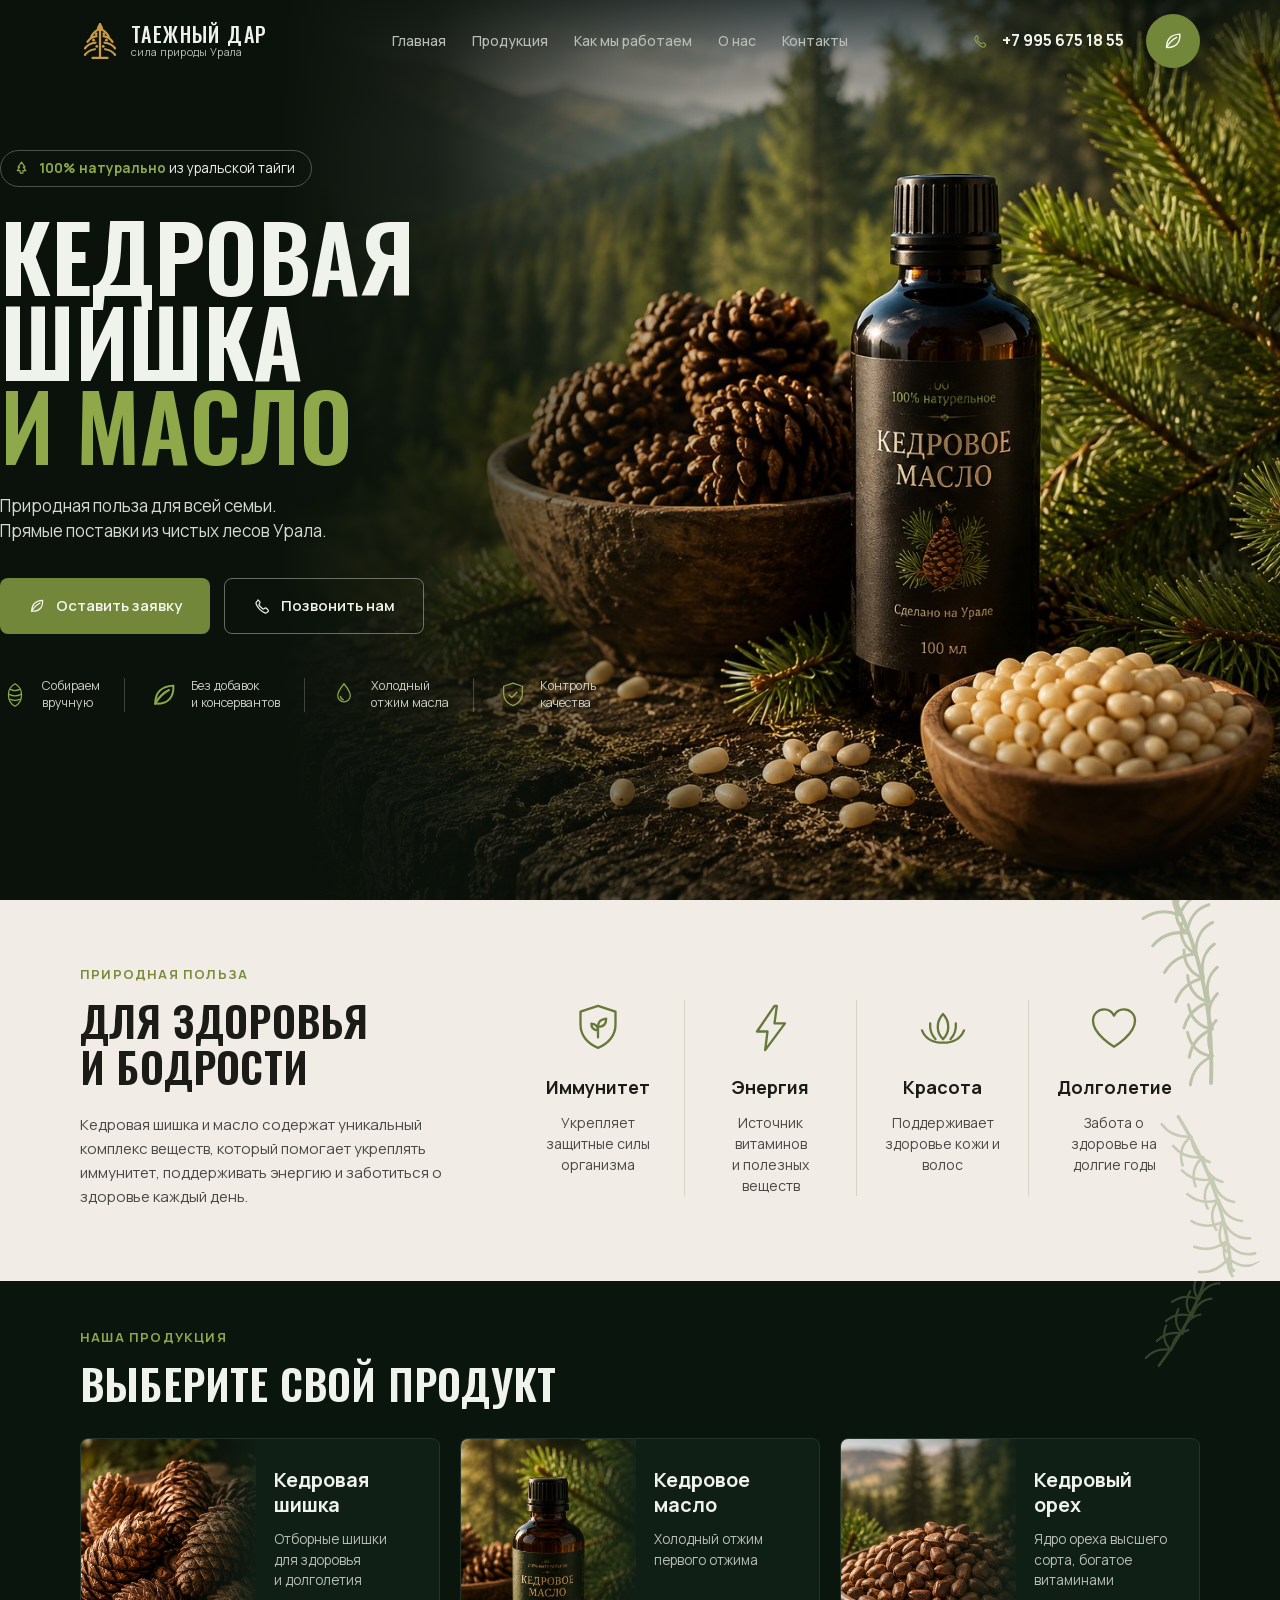
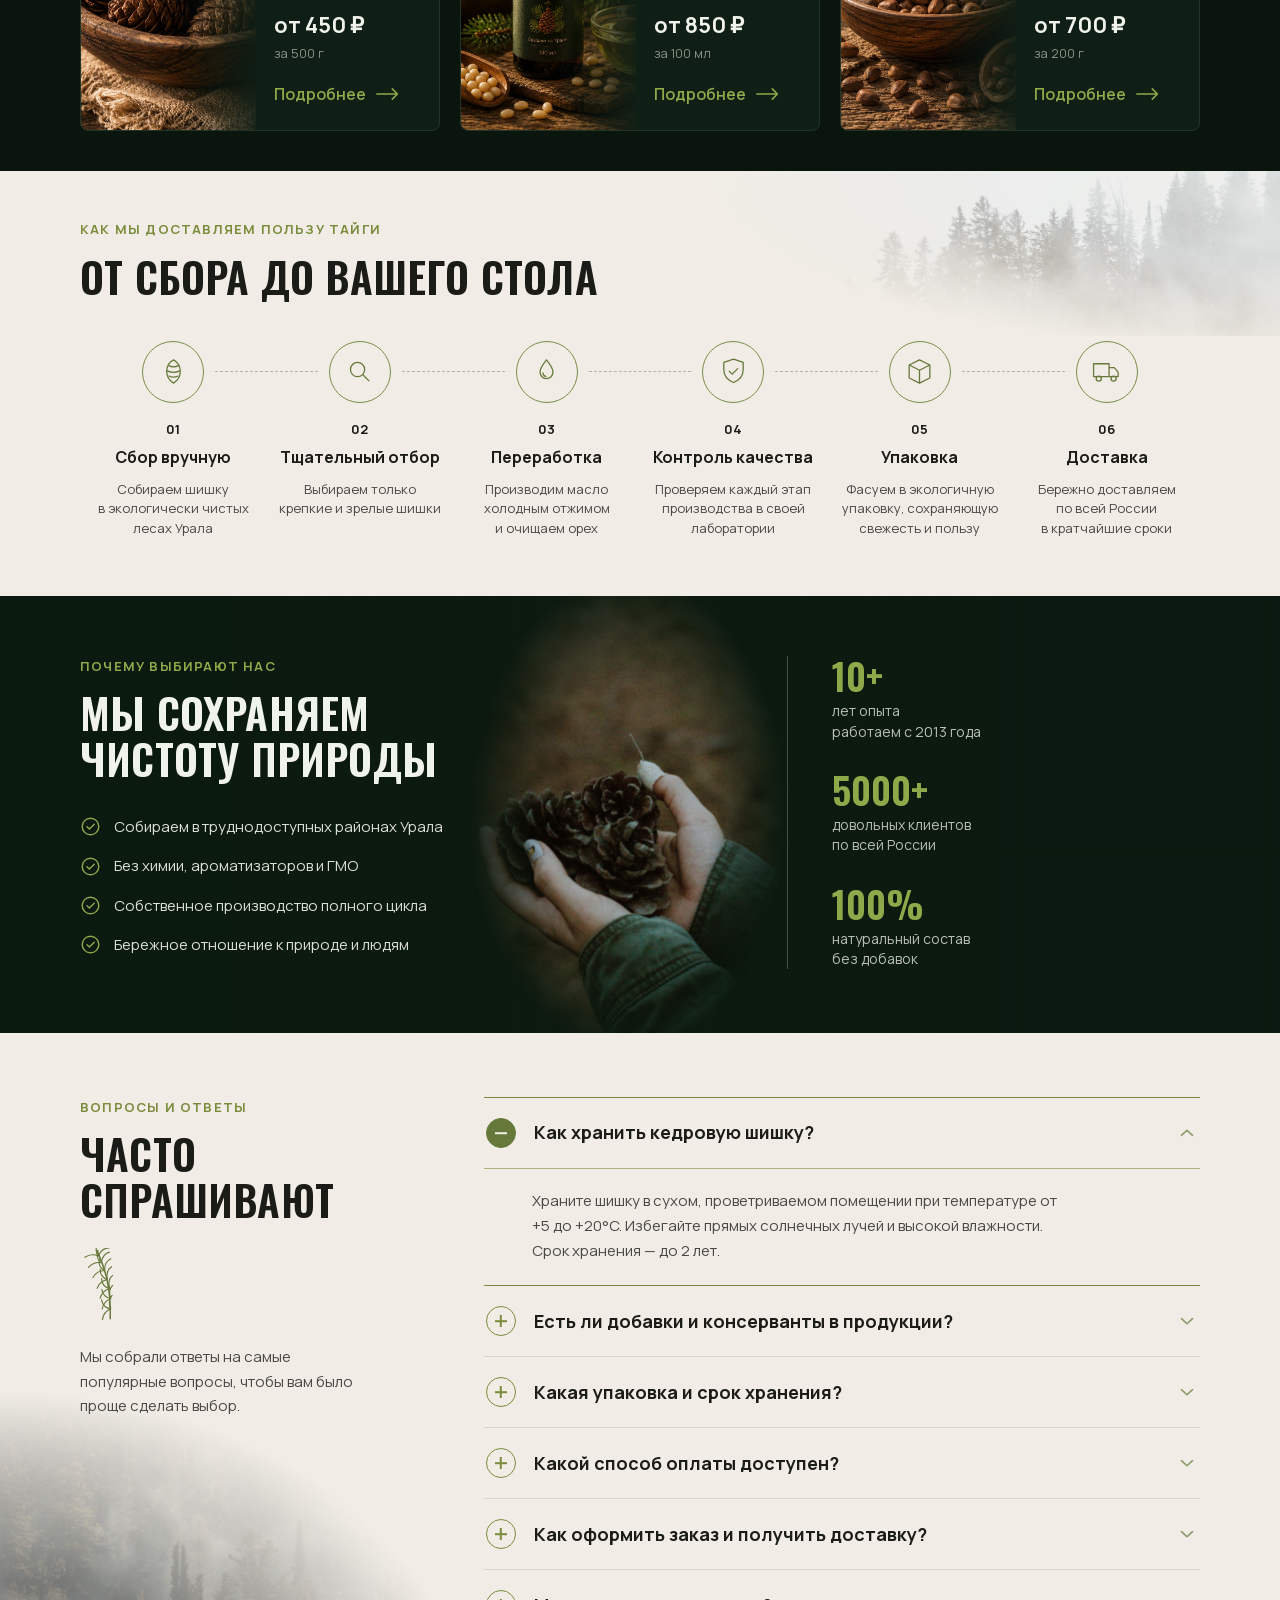
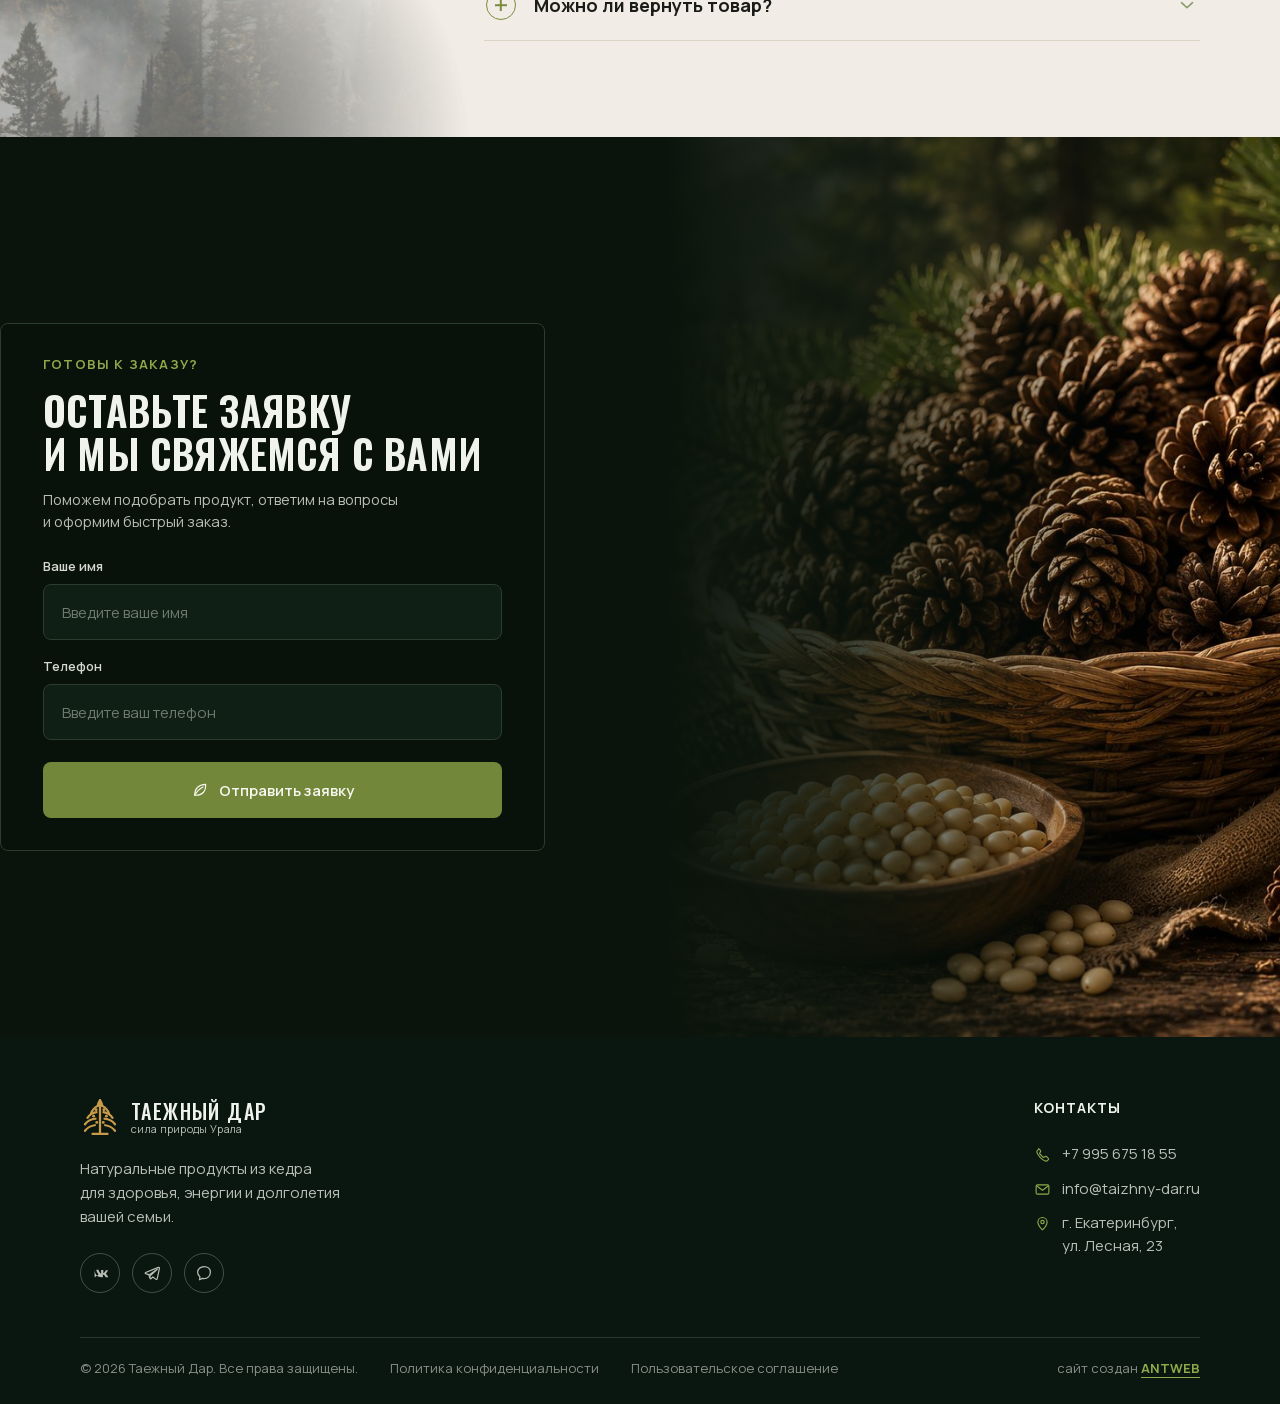
<file: index.html>
<!DOCTYPE html>
<html lang="ru">
<head>
<meta charset="UTF-8">
<meta name="viewport" content="width=device-width, initial-scale=1.0">
<title>Таежный Дар - кедровая шишка и масло из уральской тайги</title>
<meta name="description" content="Кедровая шишка, кедровое масло и кедровый орех. 100% натурально из уральской тайги. Прямые поставки по всей России.">
<link rel="icon" type="image/svg+xml" href="assets/favicon.svg">
<link rel="stylesheet" href="css/styles.css">
</head>
<body>

<!-- ============ SVG SPRITE ============ -->
<svg xmlns="http://www.w3.org/2000/svg" style="display:none" aria-hidden="true">
  <symbol id="i-cedar" viewBox="0 0 32 32">
    <path d="M16 2.5c-1 1.6-1.6 3-1.8 4.6M16 2.5c1 1.6 1.6 3 1.8 4.6M16 2.5v27" fill="none" stroke="currentColor" stroke-width="1.8" stroke-linecap="round"/>
    <path d="M14.2 7.1C11.6 8.5 9.8 10.4 8.9 13M17.8 7.1c2.6 1.4 4.4 3.3 5.3 5.9" fill="none" stroke="currentColor" stroke-width="1.8" stroke-linecap="round"/>
    <path d="M13.2 12.1c-3.2.5-5.6 2-7.2 4.6M18.8 12.1c3.2.5 5.6 2 7.2 4.6" fill="none" stroke="currentColor" stroke-width="1.8" stroke-linecap="round"/>
    <path d="M12.4 17.4c-3.6.2-6.4 1.6-8.4 4.4M19.6 17.4c3.6.2 6.4 1.6 8.4 4.4" fill="none" stroke="currentColor" stroke-width="1.8" stroke-linecap="round"/>
    <path d="M11.9 22.6c-3.4.4-6 1.9-7.9 4.4M20.1 22.6c3.4.4 6 1.9 7.9 4.4" fill="none" stroke="currentColor" stroke-width="1.8" stroke-linecap="round"/>
    <path d="M10 29.5h12" stroke="currentColor" stroke-width="1.8" stroke-linecap="round"/>
    <circle cx="12.9" cy="10.2" r="1.15" fill="currentColor"/>
    <circle cx="19.1" cy="10.2" r="1.15" fill="currentColor"/>
    <circle cx="10.9" cy="15.3" r="1.15" fill="currentColor"/>
    <circle cx="21.1" cy="15.3" r="1.15" fill="currentColor"/>
    <circle cx="13.4" cy="20.3" r="1.15" fill="currentColor"/>
    <circle cx="18.6" cy="20.3" r="1.15" fill="currentColor"/>
  </symbol>
  <symbol id="i-tree" viewBox="0 0 24 24">
    <path d="M12 3 7 10h2.4L6 15h4v3.5h4V15h4l-3.4-5H17L12 3Z" fill="none" stroke="currentColor" stroke-width="1.6" stroke-linejoin="round"/>
  </symbol>
  <symbol id="i-sprig" viewBox="0 0 100 130">
    <path d="M30 4C44 34 56 70 54 126" fill="none" stroke="currentColor" stroke-width="2.6" stroke-linecap="round"/>
    <g fill="none" stroke="currentColor" stroke-width="2" stroke-linecap="round">
      <g transform="translate(33 14) rotate(-15)"><path d="M0 0C-8-6-16-7-24-4M0 0C-4-9 0-17 6-22M0 0C6-8 14-11 22-9"/></g>
      <g transform="translate(38 26) rotate(-30)"><path d="M0 0C-8-6-16-7-24-4M0 0C-4-9 0-17 6-22M0 0C6-8 14-11 22-9"/></g>
      <g transform="translate(44 40) rotate(-40)"><path d="M0 0C-8-6-16-7-24-4M0 0C-4-9 0-17 6-22M0 0C6-8 14-11 22-9"/></g>
      <g transform="translate(49 56) rotate(-50)"><path d="M0 0C-8-6-16-7-24-4M0 0C-4-9 0-17 6-22M0 0C6-8 14-11 22-9"/></g>
      <g transform="translate(53 72) rotate(-55)"><path d="M0 0C-8-6-16-7-24-4M0 0C-4-9 0-17 6-22M0 0C6-8 14-11 22-9"/></g>
      <g transform="translate(55 90) rotate(-60)"><path d="M0 0C-8-6-16-7-24-4M0 0C-4-9 0-17 6-22M0 0C6-8 14-11 22-9"/></g>
      <g transform="translate(55 108) rotate(-62)"><path d="M0 0C-8-6-16-7-24-4M0 0C-4-9 0-17 6-22M0 0C6-8 14-11 22-9"/></g>
    </g>
  </symbol>
  <symbol id="i-leaf" viewBox="0 0 24 24">
    <path d="M5 19C5 10 10 5 19.5 4.5 20 14 15 19 6.5 19" fill="none" stroke="currentColor" stroke-width="1.6" stroke-linecap="round" stroke-linejoin="round"/>
    <path d="M5 19c3-5.5 7-9 11-11" fill="none" stroke="currentColor" stroke-width="1.6" stroke-linecap="round"/>
  </symbol>
  <symbol id="i-phone" viewBox="0 0 24 24">
    <path d="M6.6 3.8 9 6.2c.5.5.5 1.2.2 1.8L8.1 9.8a1.3 1.3 0 0 0 .2 1.5l4.4 4.4c.4.4 1 .5 1.5.2l1.8-1.1c.6-.3 1.3-.3 1.8.2l2.4 2.4c.5.5.5 1.4 0 1.9l-1.3 1.3c-.8.8-2 .9-3 .5-2.5-1-4.9-2.6-7-4.7-2.1-2.1-3.7-4.5-4.7-7-.4-1-.3-2.2.5-3l1.3-1.3c.5-.5 1.4-.5 1.9 0Z" fill="none" stroke="currentColor" stroke-width="1.6" stroke-linejoin="round"/>
  </symbol>
  <symbol id="i-shield-sprout" viewBox="0 0 48 48">
    <path d="M24 5 9 10v11c0 9.5 6.2 16.6 15 20 8.8-3.4 15-10.5 15-20V10L24 5Z" fill="none" stroke="currentColor" stroke-width="2" stroke-linejoin="round"/>
    <path d="M24 32v-9M24 23c0-4 2.6-6.6 7-7 0 4.3-2.5 7-7 7ZM24 26c0-3.3-2.1-5.4-5.7-5.8 0 3.6 2 5.8 5.7 5.8Z" fill="none" stroke="currentColor" stroke-width="2" stroke-linecap="round" stroke-linejoin="round"/>
  </symbol>
  <symbol id="i-bolt" viewBox="0 0 48 48">
    <path d="M27 5 12 27h9l-2 16L36 20h-9l2-15Z" fill="none" stroke="currentColor" stroke-width="2" stroke-linejoin="round"/>
  </symbol>
  <symbol id="i-lotus" viewBox="0 0 48 48">
    <path d="M24 12c-3 3.2-4.5 7-4.5 11 0 4.4 1.8 8 4.5 10.6 2.7-2.6 4.5-6.2 4.5-10.6 0-4-1.5-7.8-4.5-11Z" fill="none" stroke="currentColor" stroke-width="2" stroke-linejoin="round"/>
    <path d="M13 20c-.4 5.4 1.2 10 4.6 13.6M35 20c.4 5.4-1.2 10-4.6 13.6" fill="none" stroke="currentColor" stroke-width="2" stroke-linecap="round"/>
    <path d="M6 26c2.6 6.6 9 10.6 18 10.6S39.4 32.6 42 26" fill="none" stroke="currentColor" stroke-width="2" stroke-linecap="round"/>
  </symbol>
  <symbol id="i-heart" viewBox="0 0 48 48">
    <path d="M24 40S6 29.5 6 17.8C6 11.9 10.4 8 15.5 8c3.6 0 6.9 2 8.5 5.4C25.6 10 28.9 8 32.5 8 37.6 8 42 11.9 42 17.8 42 29.5 24 40 24 40Z" fill="none" stroke="currentColor" stroke-width="2" stroke-linejoin="round"/>
  </symbol>
  <symbol id="i-cone" viewBox="0 0 48 48">
    <path d="M24 6c-6.5 3.5-10.5 9.7-10.5 17.4C13.5 32 17.8 38.5 24 42c6.2-3.5 10.5-10 10.5-18.6C34.5 15.7 30.5 9.5 24 6Z" fill="none" stroke="currentColor" stroke-width="2" stroke-linejoin="round"/>
    <path d="M16.5 15c4.8 2.4 10.2 2.4 15 0M14.5 23c6 3 13 3 19 0M17 31c4.4 2.2 9.6 2.2 14 0" fill="none" stroke="currentColor" stroke-width="2" stroke-linecap="round"/>
  </symbol>
  <symbol id="i-drop" viewBox="0 0 48 48">
    <path d="M24 6c6 7.4 10 13.4 10 19a10 10 0 0 1-20 0c0-5.6 4-11.6 10-19Z" fill="none" stroke="currentColor" stroke-width="2" stroke-linejoin="round"/>
    <path d="M18.5 26a5.5 5.5 0 0 0 4.5 5.4" fill="none" stroke="currentColor" stroke-width="2" stroke-linecap="round"/>
  </symbol>
  <symbol id="i-shield-check" viewBox="0 0 48 48">
    <path d="M24 5 9 10v11c0 9.5 6.2 16.6 15 20 8.8-3.4 15-10.5 15-20V10L24 5Z" fill="none" stroke="currentColor" stroke-width="2" stroke-linejoin="round"/>
    <path d="m17.5 23.5 4.5 4.5 8.5-8.5" fill="none" stroke="currentColor" stroke-width="2" stroke-linecap="round" stroke-linejoin="round"/>
  </symbol>
  <symbol id="i-search" viewBox="0 0 48 48">
    <circle cx="21" cy="21" r="11" fill="none" stroke="currentColor" stroke-width="2"/>
    <path d="m29.5 29.5 9 9" stroke="currentColor" stroke-width="2" stroke-linecap="round"/>
  </symbol>
  <symbol id="i-box" viewBox="0 0 48 48">
    <path d="m24 6 16 8v20l-16 8-16-8V14l16-8Z" fill="none" stroke="currentColor" stroke-width="2" stroke-linejoin="round"/>
    <path d="M8 14l16 8 16-8M24 22v20" fill="none" stroke="currentColor" stroke-width="2" stroke-linejoin="round"/>
  </symbol>
  <symbol id="i-truck" viewBox="0 0 48 48">
    <path d="M4 12h24v20H4zM28 18h8l6 7v7h-14" fill="none" stroke="currentColor" stroke-width="2" stroke-linejoin="round"/>
    <circle cx="12" cy="35" r="4" fill="none" stroke="currentColor" stroke-width="2"/>
    <circle cx="35" cy="35" r="4" fill="none" stroke="currentColor" stroke-width="2"/>
  </symbol>
  <symbol id="i-check" viewBox="0 0 24 24">
    <circle cx="12" cy="12" r="9.5" fill="none" stroke="currentColor" stroke-width="1.6"/>
    <path d="m8 12.2 2.7 2.7L16.3 9.4" fill="none" stroke="currentColor" stroke-width="1.6" stroke-linecap="round" stroke-linejoin="round"/>
  </symbol>
  <symbol id="i-chevron" viewBox="0 0 24 24">
    <path d="m6 9.5 6 5.5 6-5.5" fill="none" stroke="currentColor" stroke-width="1.8" stroke-linecap="round" stroke-linejoin="round"/>
  </symbol>
  <symbol id="i-eco" viewBox="0 0 48 48">
    <circle cx="24" cy="24" r="17" fill="none" stroke="currentColor" stroke-width="2"/>
    <path d="M24 34V20M24 24c0-4.4 2.8-7.2 7.6-7.6 0 4.8-2.8 7.6-7.6 7.6ZM24 29c0-3.7-2.3-6-6.3-6.4 0 4 2.3 6.4 6.3 6.4Z" fill="none" stroke="currentColor" stroke-width="2" stroke-linecap="round" stroke-linejoin="round"/>
  </symbol>
  <symbol id="i-gost" viewBox="0 0 48 48">
    <path d="M24 5 28 9h5.5L35 14.5 39.5 16 38 21l4 3-4 3 1.5 5-4.5 1.5L33.5 39H28L24 43 20 39h-5.5L13 33.5 8.5 32 10 27l-4-3 4-3-1.5-5L13 14.5 14.5 9H20l4-4Z" fill="none" stroke="currentColor" stroke-width="2" stroke-linejoin="round"/>
    <rect x="18" y="17" width="12" height="14" rx="2" fill="none" stroke="currentColor" stroke-width="2"/>
  </symbol>
  <symbol id="i-family" viewBox="0 0 48 48">
    <path d="M24 8c-4 3.8-6 8.2-6 13 0 5.4 2.3 9.8 6 12.6 3.7-2.8 6-7.2 6-12.6 0-4.8-2-9.2-6-13Z" fill="none" stroke="currentColor" stroke-width="2" stroke-linejoin="round"/>
    <path d="M24 33.6V40M14 40h20" fill="none" stroke="currentColor" stroke-width="2" stroke-linecap="round"/>
  </symbol>
  <symbol id="i-mail" viewBox="0 0 24 24">
    <rect x="3" y="5.5" width="18" height="13" rx="2" fill="none" stroke="currentColor" stroke-width="1.6"/>
    <path d="m4 7 8 6 8-6" fill="none" stroke="currentColor" stroke-width="1.6" stroke-linejoin="round"/>
  </symbol>
  <symbol id="i-pin" viewBox="0 0 24 24">
    <path d="M12 21s-6.5-5.7-6.5-11A6.5 6.5 0 0 1 12 3.5 6.5 6.5 0 0 1 18.5 10c0 5.3-6.5 11-6.5 11Z" fill="none" stroke="currentColor" stroke-width="1.6" stroke-linejoin="round"/>
    <circle cx="12" cy="10" r="2.4" fill="none" stroke="currentColor" stroke-width="1.6"/>
  </symbol>
  <symbol id="i-vk" viewBox="0 0 24 24">
    <path d="M4.8 7.5c.3 6 3.4 10 9.4 10h1.6v-3.6c1.4.2 2.4 1.2 3 2.4l.8 1.2H23c-.6-2-2-3.6-3.4-4.6 1.2-1.2 2.6-3 3-4.6h-2.8c-.6 1.6-1.9 3.3-3.4 4V7.9h-2.9v5.3C11.8 11.6 10.5 9.5 10 7.5H7c.4 2.4 1.7 4.6 3 6-1.6 1.7-3.4 3.2-5.2 4Z" fill="currentColor" stroke="none"/>
  </symbol>
  <symbol id="i-tg" viewBox="0 0 24 24">
    <path d="m20.5 4.5-17 6.8c-.8.3-.8 1.2 0 1.5l4.2 1.4 1.6 5c.2.7 1 .8 1.5.3l2.3-2.2 4.4 3.2c.5.4 1.3.1 1.4-.6l3-14.2c.2-.9-.6-1.5-1.4-1.2Z" fill="none" stroke="currentColor" stroke-width="1.6" stroke-linejoin="round"/>
    <path d="M8 14.5 19 7l-9.5 8.6-.4 3.3" fill="none" stroke="currentColor" stroke-width="1.6" stroke-linejoin="round"/>
  </symbol>
  <symbol id="i-max" viewBox="0 0 24 24">
    <path d="M12 3.5c-4.7 0-8.5 3.4-8.5 7.6 0 2.4 1.2 4.6 3.1 5.9L6 21l3.6-1.8c.8.2 1.6.3 2.4.3 4.7 0 8.5-3.4 8.5-8.4S16.7 3.5 12 3.5Z" fill="none" stroke="currentColor" stroke-width="1.6" stroke-linejoin="round"/>
  </symbol>
</svg>

<!-- ============ HEADER ============ -->
<header class="header" id="header">
  <div class="container header__inner">
    <a class="logo" href="#hero" aria-label="Таежный Дар — на главную">
      <svg class="logo__icon" aria-hidden="true"><use href="#i-cedar"/></svg>
      <span class="logo__text">
        <span class="logo__name">Таежный Дар</span>
        <span class="logo__tagline">сила природы Урала</span>
      </span>
    </a>
    <nav class="nav" aria-label="Основная навигация">
      <a class="nav__link" href="#hero">Главная</a>
      <a class="nav__link" href="#products">Продукция</a>
      <a class="nav__link" href="#process">Как мы работаем</a>
      <a class="nav__link" href="#why-us">О нас</a>
      <a class="nav__link" href="#lead">Контакты</a>
    </nav>
    <div class="header__contacts">
      <svg class="header__phone-icon" aria-hidden="true"><use href="#i-phone"/></svg>
      <div class="header__phone-text">
        <a class="header__phone" href="tel:+79956751855">+7 995 675 18 55</a>
      </div>
      <button class="header__cta" type="button" data-open-lead aria-label="Оставить заявку">
        <svg aria-hidden="true"><use href="#i-leaf"/></svg>
      </button>
      <button class="burger" id="burger" type="button" aria-label="Открыть меню" aria-expanded="false">
        <span></span><span></span><span></span>
      </button>
    </div>
  </div>
</header>

<div class="mobile-menu" id="mobileMenu" hidden>
  <nav aria-label="Мобильная навигация">
    <a href="#hero">Главная</a>
    <a href="#products">Продукция</a>
    <a href="#process">Как мы работаем</a>
    <a href="#why-us">О нас</a>
    <a href="#lead">Контакты</a>
  </nav>
  <a class="mobile-menu__phone" href="tel:+79956751855">+7 995 675 18 55</a>
  <button class="btn btn--primary mobile-menu__cta" type="button" data-open-lead>
    <svg aria-hidden="true"><use href="#i-leaf"/></svg>Оставить заявку
  </button>
</div>

<main>
  <!-- ============ HERO ============ -->
  <section class="hero" id="hero">
    <img class="hero__photo" src="assets/img/hero-product.jpg" alt="Кедровые шишки в деревянной чаше и бутылка кедрового масла на фоне уральской тайги">
    <div class="hero__shade" aria-hidden="true"></div>
    <div class="container hero__inner">
      <div class="hero__content">
        <p class="hero__eyebrow">
          <svg class="hero__eyebrow-icon" aria-hidden="true"><use href="#i-tree"/></svg>
          <span><b>100% натурально</b> из уральской тайги</span>
        </p>
        <h1 class="hero__title">
          Кедровая<br>шишка<br><span class="accent">и&nbsp;масло</span>
        </h1>
        <p class="hero__desc">Природная польза для всей семьи.<br>Прямые поставки из чистых лесов Урала.</p>
        <div class="hero__actions">
          <button class="btn btn--primary" type="button" data-open-lead>
            <svg aria-hidden="true"><use href="#i-leaf"/></svg>Оставить заявку
          </button>
          <a class="btn btn--ghost" href="tel:+79956751855">
            <svg aria-hidden="true"><use href="#i-phone"/></svg>Позвонить нам
          </a>
        </div>
        <ul class="hero__benefits">
          <li>
            <svg aria-hidden="true"><use href="#i-cone"/></svg>
            <span>Собираем<br>вручную</span>
          </li>
          <li>
            <svg aria-hidden="true"><use href="#i-leaf"/></svg>
            <span>Без добавок<br>и консервантов</span>
          </li>
          <li>
            <svg aria-hidden="true"><use href="#i-drop"/></svg>
            <span>Холодный<br>отжим масла</span>
          </li>
          <li>
            <svg aria-hidden="true"><use href="#i-shield-check"/></svg>
            <span>Контроль<br>качества</span>
          </li>
        </ul>
      </div>
    </div>
  </section>

  <!-- ============ BENEFITS ============ -->
  <section class="benefits" id="benefits">
    <svg class="benefits__branch" aria-hidden="true"><use href="#i-sprig"/></svg>
    <svg class="benefits__nuts" aria-hidden="true"><use href="#i-sprig"/></svg>
    <div class="container benefits__grid">
      <div class="benefits__intro">
        <p class="eyebrow eyebrow--dark">Природная польза</p>
        <h2 class="h2 h2--dark">Для здоровья<br>и бодрости</h2>
        <p class="benefits__text">Кедровая шишка и масло содержат уникальный комплекс веществ, который помогает укреплять иммунитет, поддерживать энергию и&nbsp;заботиться о здоровье каждый день.</p>
      </div>
      <ul class="benefits__list">
        <li class="benefit">
          <svg class="benefit__icon" aria-hidden="true"><use href="#i-shield-sprout"/></svg>
          <h3 class="benefit__title">Иммунитет</h3>
          <p class="benefit__desc">Укрепляет защитные силы организма</p>
        </li>
        <li class="benefit">
          <svg class="benefit__icon" aria-hidden="true"><use href="#i-bolt"/></svg>
          <h3 class="benefit__title">Энергия</h3>
          <p class="benefit__desc">Источник витаминов и&nbsp;полезных веществ</p>
        </li>
        <li class="benefit">
          <svg class="benefit__icon" aria-hidden="true"><use href="#i-lotus"/></svg>
          <h3 class="benefit__title">Красота</h3>
          <p class="benefit__desc">Поддерживает здоровье кожи и волос</p>
        </li>
        <li class="benefit">
          <svg class="benefit__icon" aria-hidden="true"><use href="#i-heart"/></svg>
          <h3 class="benefit__title">Долголетие</h3>
          <p class="benefit__desc">Забота о здоровье на долгие годы</p>
        </li>
      </ul>
    </div>
  </section>

  <!-- ============ PRODUCTS ============ -->
  <section class="products" id="products">
    <svg class="products__branch" aria-hidden="true"><use href="#i-sprig"/></svg>
    <div class="container">
      <p class="eyebrow">Наша продукция</p>
      <h2 class="h2">Выберите свой продукт</h2>
      <div class="products__grid">
        <article class="product-card">
          <button class="product-card__media" type="button" data-product="cones" aria-label="Кедровая шишка — подробнее">
            <img src="assets/img/product-cones.jpg" alt="Кедровые шишки в деревянной чаше">
          </button>
          <div class="product-card__body">
            <h3 class="product-card__title">Кедровая шишка</h3>
            <p class="product-card__desc">Отборные шишки для&nbsp;здоровья и&nbsp;долголетия</p>
            <p class="product-card__price">от 450 ₽<span>за 500 г</span></p>
            <button class="product-card__link" type="button" data-product="cones">Подробнее
              <svg aria-hidden="true" viewBox="0 0 28 16"><path d="M1 8h24m0 0-6-6m6 6-6 6" fill="none" stroke="currentColor" stroke-width="1.8" stroke-linecap="round" stroke-linejoin="round"/></svg>
            </button>
          </div>
        </article>
        <article class="product-card">
          <button class="product-card__media" type="button" data-product="oil" aria-label="Кедровое масло — подробнее">
            <img src="assets/img/product-oil.jpg" alt="Бутылка кедрового масла с кедровыми шишками">
          </button>
          <div class="product-card__body">
            <h3 class="product-card__title">Кедровое масло</h3>
            <p class="product-card__desc">Холодный отжим первого&nbsp;отжима</p>
            <p class="product-card__price">от 850 ₽<span>за 100 мл</span></p>
            <button class="product-card__link" type="button" data-product="oil">Подробнее
              <svg aria-hidden="true" viewBox="0 0 28 16"><path d="M1 8h24m0 0-6-6m6 6-6 6" fill="none" stroke="currentColor" stroke-width="1.8" stroke-linecap="round" stroke-linejoin="round"/></svg>
            </button>
          </div>
        </article>
        <article class="product-card">
          <button class="product-card__media" type="button" data-product="nuts" aria-label="Кедровый орех — подробнее">
            <img src="assets/img/product-nuts.jpg" alt="Кедровый орех в деревянной чаше">
          </button>
          <div class="product-card__body">
            <h3 class="product-card__title">Кедровый орех</h3>
            <p class="product-card__desc">Ядро ореха высшего сорта, богатое витаминами</p>
            <p class="product-card__price">от 700 ₽<span>за 200 г</span></p>
            <button class="product-card__link" type="button" data-product="nuts">Подробнее
              <svg aria-hidden="true" viewBox="0 0 28 16"><path d="M1 8h24m0 0-6-6m6 6-6 6" fill="none" stroke="currentColor" stroke-width="1.8" stroke-linecap="round" stroke-linejoin="round"/></svg>
            </button>
          </div>
        </article>
      </div>
    </div>
  </section>

  <!-- ============ PROCESS ============ -->
  <section class="process" id="process">
    <div class="process__forest" aria-hidden="true"></div>
    <div class="container">
      <p class="eyebrow eyebrow--dark">Как мы доставляем пользу тайги</p>
      <h2 class="h2 h2--dark">От сбора до вашего стола</h2>
      <ol class="process__steps">
        <li class="step">
          <div class="step__circle"><svg aria-hidden="true"><use href="#i-cone"/></svg></div>
          <span class="step__num">01</span>
          <h3 class="step__title">Сбор вручную</h3>
          <p class="step__desc">Собираем шишку в&nbsp;экологически чистых лесах Урала</p>
        </li>
        <li class="step">
          <div class="step__circle"><svg aria-hidden="true"><use href="#i-search"/></svg></div>
          <span class="step__num">02</span>
          <h3 class="step__title">Тщательный отбор</h3>
          <p class="step__desc">Выбираем только крепкие и&nbsp;зрелые шишки</p>
        </li>
        <li class="step">
          <div class="step__circle"><svg aria-hidden="true"><use href="#i-drop"/></svg></div>
          <span class="step__num">03</span>
          <h3 class="step__title">Переработка</h3>
          <p class="step__desc">Производим масло холодным отжимом и&nbsp;очищаем орех</p>
        </li>
        <li class="step">
          <div class="step__circle"><svg aria-hidden="true"><use href="#i-shield-check"/></svg></div>
          <span class="step__num">04</span>
          <h3 class="step__title">Контроль качества</h3>
          <p class="step__desc">Проверяем каждый этап производства в&nbsp;своей лаборатории</p>
        </li>
        <li class="step">
          <div class="step__circle"><svg aria-hidden="true"><use href="#i-box"/></svg></div>
          <span class="step__num">05</span>
          <h3 class="step__title">Упаковка</h3>
          <p class="step__desc">Фасуем в&nbsp;экологичную упаковку, сохраняющую свежесть и&nbsp;пользу</p>
        </li>
        <li class="step">
          <div class="step__circle"><svg aria-hidden="true"><use href="#i-truck"/></svg></div>
          <span class="step__num">06</span>
          <h3 class="step__title">Доставка</h3>
          <p class="step__desc">Бережно доставляем по&nbsp;всей России в&nbsp;кратчайшие сроки</p>
        </li>
      </ol>
    </div>
  </section>

  <!-- ============ WHY US ============ -->
  <section class="why" id="why-us">
    <img class="why__photo" src="assets/img/whyus-hands.jpg" alt="Руки, держащие свежие кедровые шишки">
    <div class="container why__grid">
      <div class="why__content">
        <p class="eyebrow">Почему выбирают нас</p>
        <h2 class="h2">Мы сохраняем<br>чистоту природы</h2>
        <ul class="why__list">
          <li><svg aria-hidden="true"><use href="#i-check"/></svg>Собираем в труднодоступных районах Урала</li>
          <li><svg aria-hidden="true"><use href="#i-check"/></svg>Без химии, ароматизаторов и ГМО</li>
          <li><svg aria-hidden="true"><use href="#i-check"/></svg>Собственное производство полного цикла</li>
          <li><svg aria-hidden="true"><use href="#i-check"/></svg>Бережное отношение к природе и людям</li>
        </ul>
      </div>
      <div class="why__metrics">
        <div class="metric">
          <span class="metric__num">10+</span>
          <span class="metric__label">лет опыта<br>работаем с 2013 года</span>
        </div>
        <div class="metric">
          <span class="metric__num">5000+</span>
          <span class="metric__label">довольных клиентов<br>по всей России</span>
        </div>
        <div class="metric">
          <span class="metric__num">100%</span>
          <span class="metric__label">натуральный состав<br>без добавок</span>
        </div>
      </div>
    </div>
  </section>

  <!-- ============ FAQ ============ -->
  <section class="faq" id="faq">
    <div class="faq__forest" aria-hidden="true"></div>
    <div class="container faq__grid">
      <div class="faq__intro">
        <p class="eyebrow eyebrow--dark">Вопросы и ответы</p>
        <h2 class="h2 h2--dark">Часто спрашивают</h2>
        <svg class="faq__sprig" aria-hidden="true"><use href="#i-sprig"/></svg>
        <p class="faq__text">Мы собрали ответы на самые популярные вопросы, чтобы вам было проще сделать выбор.</p>
      </div>
      <div class="faq__list">
        <div class="faq-item is-open">
          <button class="faq-item__head" type="button" aria-expanded="true">
            <span class="faq-item__icon" aria-hidden="true"></span>
            <span class="faq-item__question">Как хранить кедровую шишку?</span>
            <svg class="faq-item__chevron" aria-hidden="true"><use href="#i-chevron"/></svg>
          </button>
          <div class="faq-item__panel">
            <div class="faq-item__body">
              <p>Храните шишку в сухом, проветриваемом помещении при температуре от +5 до +20°C. Избегайте прямых солнечных лучей и&nbsp;высокой влажности. Срок хранения — до 2&nbsp;лет.</p>
            </div>
          </div>
        </div>
        <div class="faq-item">
          <button class="faq-item__head" type="button" aria-expanded="false">
            <span class="faq-item__icon" aria-hidden="true"></span>
            <span class="faq-item__question">Есть ли добавки и консерванты в продукции?</span>
            <svg class="faq-item__chevron" aria-hidden="true"><use href="#i-chevron"/></svg>
          </button>
          <div class="faq-item__panel">
            <div class="faq-item__body">
              <p>Нет. Вся продукция на 100% натуральная: без сахара, консервантов, ароматизаторов и&nbsp;ГМО. В каждой партии — только кедровые орехи, шишки и&nbsp;масло холодного отжима, что подтверждено протоколами испытаний.</p>
            </div>
          </div>
        </div>
        <div class="faq-item">
          <button class="faq-item__head" type="button" aria-expanded="false">
            <span class="faq-item__icon" aria-hidden="true"></span>
            <span class="faq-item__question">Какая упаковка и срок хранения?</span>
            <svg class="faq-item__chevron" aria-hidden="true"><use href="#i-chevron"/></svg>
          </button>
          <div class="faq-item__panel">
            <div class="faq-item__body">
              <p>Фасуем в крафт-пакеты с zip-застёжкой, масло — в тёмное стекло, чтобы сохранить аромат и витамины. Орех хранится до 6&nbsp;месяцев, масло — до 12&nbsp;месяцев, шишки — до 2&nbsp;лет при правильных условиях.</p>
            </div>
          </div>
        </div>
        <div class="faq-item">
          <button class="faq-item__head" type="button" aria-expanded="false">
            <span class="faq-item__icon" aria-hidden="true"></span>
            <span class="faq-item__question">Какой способ оплаты доступен?</span>
            <svg class="faq-item__chevron" aria-hidden="true"><use href="#i-chevron"/></svg>
          </button>
          <div class="faq-item__panel">
            <div class="faq-item__body">
              <p>Оплатите заказ картой онлайн при оформлении или при получении. Для юридических лиц доступен безналичный расчёт с&nbsp;закрывающими документами.</p>
            </div>
          </div>
        </div>
        <div class="faq-item">
          <button class="faq-item__head" type="button" aria-expanded="false">
            <span class="faq-item__icon" aria-hidden="true"></span>
            <span class="faq-item__question">Как оформить заказ и получить доставку?</span>
            <svg class="faq-item__chevron" aria-hidden="true"><use href="#i-chevron"/></svg>
          </button>
          <div class="faq-item__panel">
            <div class="faq-item__body">
              <p>Оставьте заявку на сайте или позвоните по номеру +7&nbsp;995&nbsp;675&nbsp;18&nbsp;55 — менеджер уточнит состав заказа и подберёт удобный способ доставки. Отправляем по всей России Почтой России и&nbsp;СДЭК, а&nbsp;также транспортными компаниями — выберем оптимальный вариант по срокам и&nbsp;стоимости. По Екатеринбургу — курьером на&nbsp;следующий день.</p>
            </div>
          </div>
        </div>
        <div class="faq-item">
          <button class="faq-item__head" type="button" aria-expanded="false">
            <span class="faq-item__icon" aria-hidden="true"></span>
            <span class="faq-item__question">Можно ли вернуть товар?</span>
            <svg class="faq-item__chevron" aria-hidden="true"><use href="#i-chevron"/></svg>
          </button>
          <div class="faq-item__panel">
            <div class="faq-item__body">
              <p>Да. Если товар не подошёл или повредился при доставке, мы вернём деньги или заменим продукцию. Принимаем возврат в течение 14&nbsp;дней с момента получения — достаточно сохранить упаковку.</p>
            </div>
          </div>
        </div>
      </div>
    </div>
  </section>

  <!-- ============ FINAL CTA ============ -->
  <section class="cta" id="lead">
    <img class="cta__photo" src="assets/img/cta-product.jpg" alt="Кедровое масло и шишки в чаше на фоне тайги">
    <div class="container">
      <div class="cta__card">
        <p class="eyebrow">Готовы к заказу?</p>
        <h2 class="h2">Оставьте заявку<br>и мы свяжемся с вами</h2>
        <p class="cta__desc">Поможем подобрать продукт, ответим на вопросы и&nbsp;оформим быстрый заказ.</p>
        <form class="lead-form" id="leadForm" novalidate>
          <div class="field">
            <label class="field__label" for="name">Ваше имя</label>
            <input class="field__input" type="text" id="name" name="name" placeholder="Введите ваше имя" autocomplete="name" required>
          </div>
          <div class="field">
            <label class="field__label" for="phone">Телефон</label>
            <input class="field__input" type="tel" id="phone" name="phone" placeholder="Введите ваш телефон" autocomplete="tel" required>
          </div>
          <button class="btn btn--primary btn--submit" type="submit">
            <svg aria-hidden="true"><use href="#i-leaf"/></svg><span>Отправить заявку</span>
          </button>
          <p class="lead-form__status" id="formStatus" role="status" aria-live="polite"></p>
        </form>
      </div>
    </div>
  </section>
</main>

<!-- ============ FOOTER ============ -->
<footer class="footer" id="contacts">
  <div class="container">
    <div class="footer__grid">
      <div class="footer__brand">
        <a class="logo" href="#hero">
          <svg class="logo__icon" aria-hidden="true"><use href="#i-cedar"/></svg>
          <span class="logo__text">
            <span class="logo__name">Таежный Дар</span>
            <span class="logo__tagline">сила природы Урала</span>
          </span>
        </a>
        <p class="footer__about">Натуральные продукты из кедра для&nbsp;здоровья, энергии и&nbsp;долголетия вашей семьи.</p>
        <div class="footer__socials">
          <a href="https://vk.com" target="_blank" rel="noopener" aria-label="ВКонтакте"><svg aria-hidden="true"><use href="#i-vk"/></svg></a>
          <a href="https://telegram.org" target="_blank" rel="noopener" aria-label="Телеграм"><svg aria-hidden="true"><use href="#i-tg"/></svg></a>
          <a href="https://max.ru" target="_blank" rel="noopener" aria-label="Мессенджер Max"><svg aria-hidden="true"><use href="#i-max"/></svg></a>
        </div>
      </div>
      <div class="footer__col footer__contacts">
        <h3 class="footer__heading">Контакты</h3>
        <a class="footer__contact" href="tel:+79956751855">
          <svg aria-hidden="true"><use href="#i-phone"/></svg>
          <span>+7 995 675 18 55</span>
        </a>
        <a class="footer__contact" href="mailto:info@taizhny-dar.ru">
          <svg aria-hidden="true"><use href="#i-mail"/></svg>
          <span>info@taizhny-dar.ru</span>
        </a>
        <p class="footer__contact">
          <svg aria-hidden="true"><use href="#i-pin"/></svg>
          <span>г. Екатеринбург,<br>ул. Лесная, 23</span>
        </p>
      </div>
    </div>
    <div class="footer__bottom">
      <div class="footer__bottom-left">
        <p>© 2026 Таежный Дар. Все права защищены.</p>
        <div class="footer__bottom-links">
          <a href="privacy.html">Политика конфиденциальности</a>
          <a href="terms.html">Пользовательское соглашение</a>
        </div>
      </div>
      <a class="footer__credit" href="https://antwebp.github.io/antweb-portfolio/" target="_blank" rel="noopener">сайт создан <span>ANTWEB</span></a>
    </div>
  </div>
</footer>

<!-- ============ PRODUCT MODAL ============ -->
<div class="modal" id="productModal" hidden role="dialog" aria-modal="true" aria-labelledby="productModalTitle">
  <div class="modal__backdrop" data-modal-close></div>
  <div class="modal__window modal__window--product" role="document">
    <button class="modal__close" type="button" data-modal-close aria-label="Закрыть окно">
      <svg viewBox="0 0 20 20" aria-hidden="true"><path d="m5 5 10 10M15 5 5 15" stroke="currentColor" stroke-width="1.8" stroke-linecap="round"/></svg>
    </button>
    <div class="modal__media"><img id="productModalImg" src="assets/img/product-cones.jpg" alt=""></div>
    <div class="modal__body">
      <p class="eyebrow" id="productModalEyebrow">Наша продукция</p>
      <h3 class="modal__title" id="productModalTitle">Кедровая шишка</h3>
      <p class="modal__text" id="productModalText"></p>
      <p class="modal__price" id="productModalPrice">от 450 ₽<span>за 500 г</span></p>
      <button class="btn btn--primary modal__cta" type="button" data-open-lead>Оставить заявку</button>
    </div>
  </div>
</div>

<!-- ============ LEAD MODAL ============ -->
<div class="modal" id="leadModal" hidden role="dialog" aria-modal="true" aria-labelledby="leadModalTitle">
  <div class="modal__backdrop" data-modal-close></div>
  <div class="modal__window modal__window--lead" role="document">
    <button class="modal__close" type="button" data-modal-close aria-label="Закрыть окно">
      <svg viewBox="0 0 20 20" aria-hidden="true"><path d="m5 5 10 10M15 5 5 15" stroke="currentColor" stroke-width="1.8" stroke-linecap="round"/></svg>
    </button>
    <div class="modal__body">
      <p class="eyebrow">Заявка</p>
      <h3 class="modal__title" id="leadModalTitle">Оставьте заявку</h3>
      <p class="modal__text">Укажите имя и&nbsp;телефон — перезвоним в&nbsp;течение 15&nbsp;минут, ответим на&nbsp;вопросы и&nbsp;оформим заказ.</p>
      <form class="lead-form" id="leadModalForm" novalidate>
        <div class="field">
          <label class="field__label" for="modalName">Ваше имя</label>
          <input class="field__input" type="text" id="modalName" name="name" placeholder="Иван" autocomplete="name">
        </div>
        <div class="field">
          <label class="field__label" for="modalPhone">Телефон</label>
          <input class="field__input" type="tel" id="modalPhone" name="phone" placeholder="+7 (___) ___-__-__" autocomplete="tel">
        </div>
        <button class="btn btn--primary btn--submit" type="submit"><span>Отправить заявку</span></button>
        <p class="lead-form__status" id="leadModalStatus" role="status"></p>
      </form>
    </div>
  </div>
</div>

<script src="js/main.js"></script>
</body>
</html>
</file>
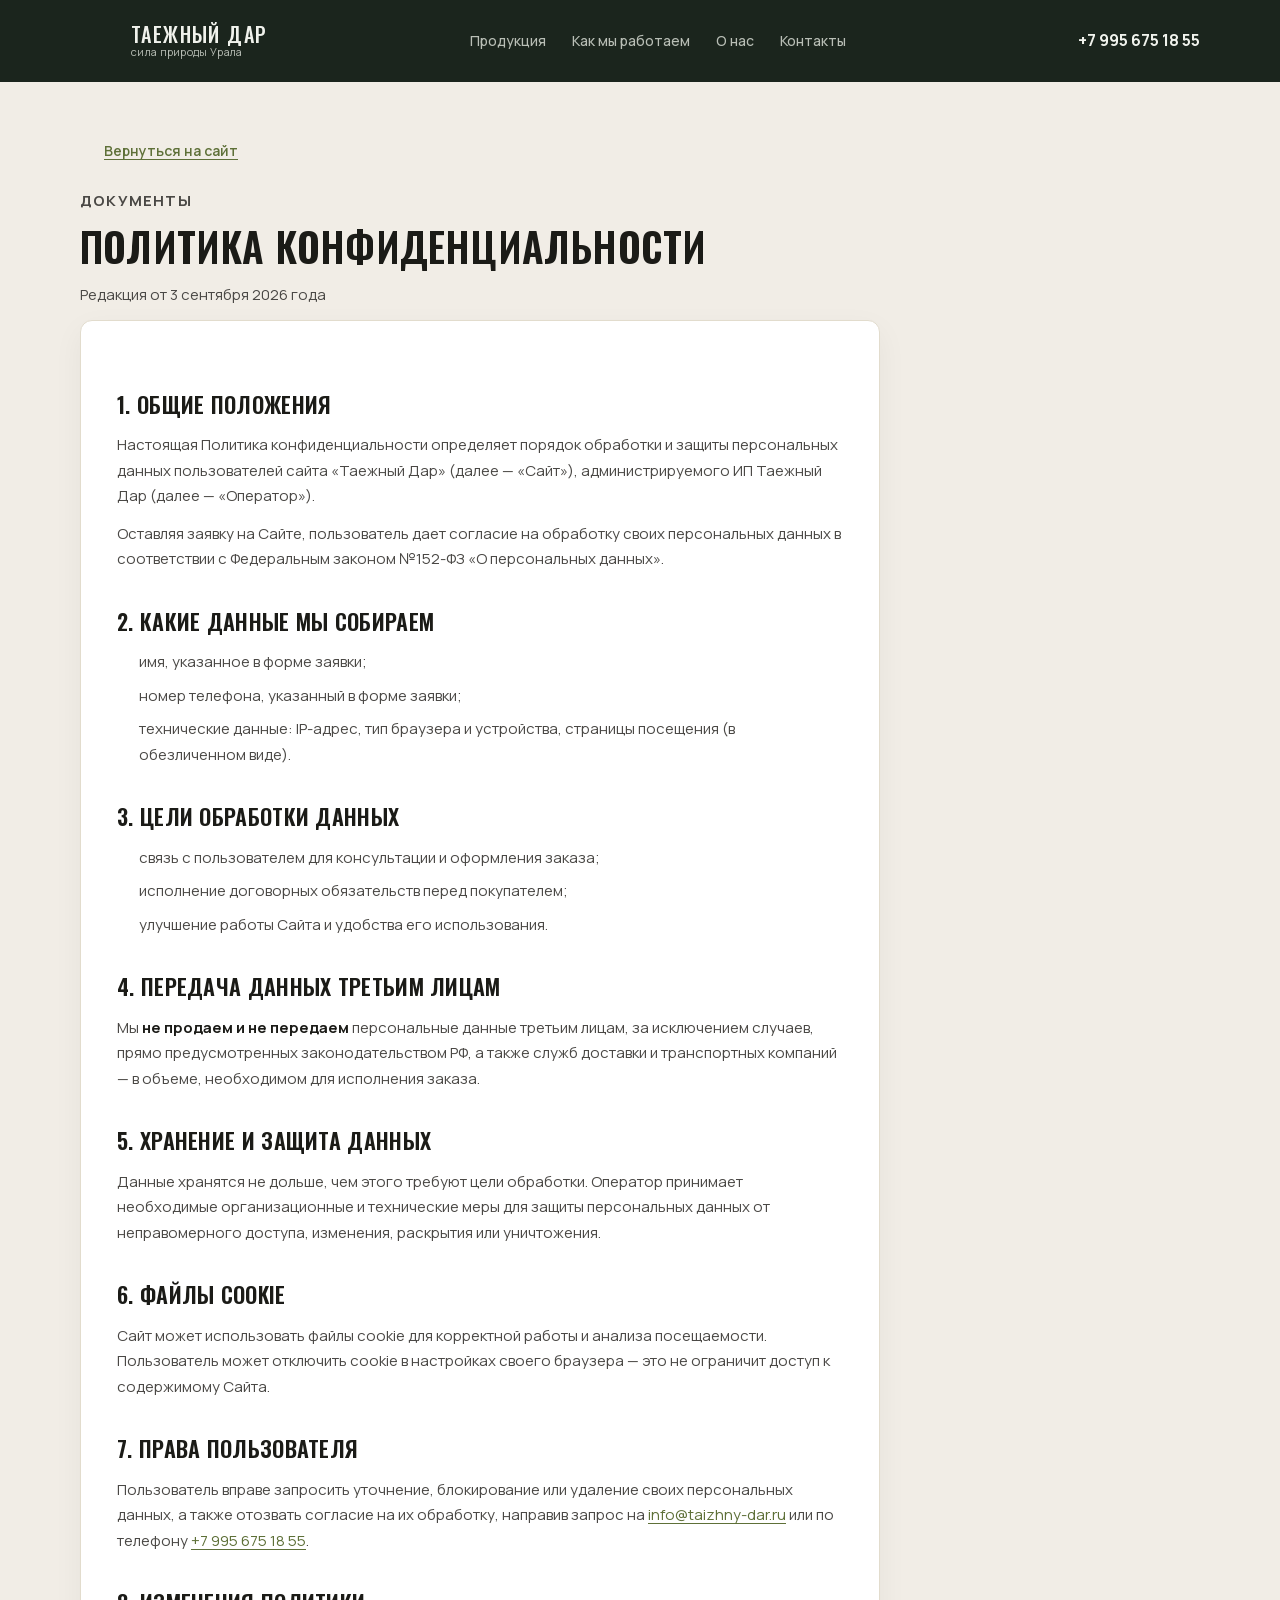
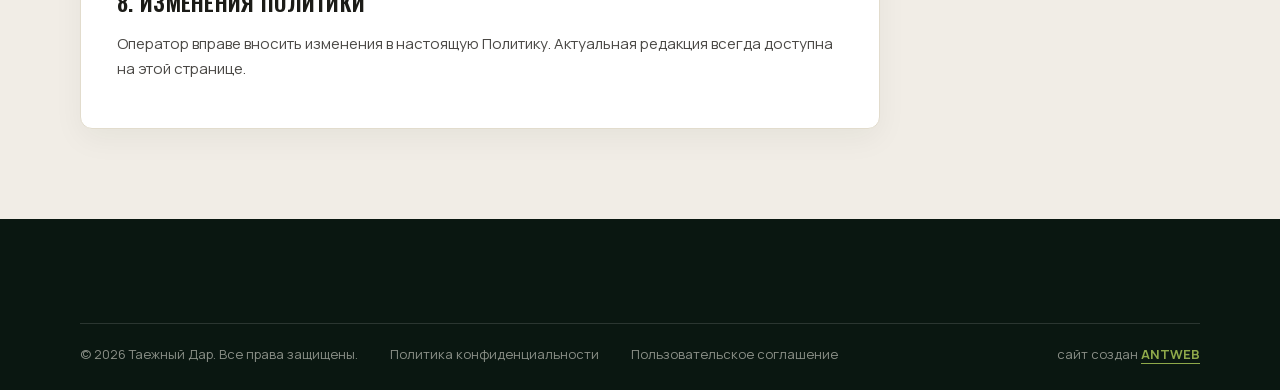
<file: privacy.html>
<!DOCTYPE html>
<html lang="ru">
<head>
<meta charset="UTF-8">
<meta name="viewport" content="width=device-width, initial-scale=1.0">
<title>Политика конфиденциальности - Таежный Дар</title>
<meta name="description" content="Политика конфиденциальности сайта Таежный Дар: какие данные мы собираем и как их защищаем.">
<meta name="robots" content="noindex">
<link rel="icon" type="image/svg+xml" href="assets/favicon.svg">
<link rel="stylesheet" href="css/styles.css">
</head>
<body>

<!-- ============ HEADER ============ -->
<header class="header is-scrolled" id="header">
  <div class="container header__inner">
    <a class="logo" href="index.html" aria-label="Таежный Дар — на главную">
      <svg class="logo__icon" aria-hidden="true"><use href="#i-cedar"/></svg>
      <span class="logo__text">
        <span class="logo__name">Таежный Дар</span>
        <span class="logo__tagline">сила природы Урала</span>
      </span>
    </a>
    <nav class="nav" aria-label="Основная навигация">
      <a class="nav__link" href="index.html#products">Продукция</a>
      <a class="nav__link" href="index.html#process">Как мы работаем</a>
      <a class="nav__link" href="index.html#why-us">О нас</a>
      <a class="nav__link" href="index.html#lead">Контакты</a>
    </nav>
    <div class="header__contacts">
      <svg class="header__phone-icon" aria-hidden="true"><use href="#i-phone"/></svg>
      <div class="header__phone-text">
        <a class="header__phone" href="tel:+79956751855">+7 995 675 18 55</a>
      </div>
    </div>
  </div>
</header>

<main>
  <section class="legal">
    <div class="container">
      <div class="legal__inner">
        <a class="legal__back" href="index.html"><svg aria-hidden="true"><use href="#i-chevron"/></svg>Вернуться на сайт</a>
        <p class="legal__eyebrow">Документы</p>
        <h1>Политика конфиденциальности</h1>
        <p class="legal__date">Редакция от 3 сентября 2026 года</p>

        <div class="legal__card">
          <h2>1. Общие положения</h2>
          <p>Настоящая Политика конфиденциальности определяет порядок обработки и защиты персональных данных пользователей сайта «Таежный Дар» (далее — «Сайт»), администрируемого ИП Таежный Дар (далее — «Оператор»).</p>
          <p>Оставляя заявку на Сайте, пользователь дает согласие на обработку своих персональных данных в соответствии с Федеральным законом №152-ФЗ «О персональных данных».</p>

          <h2>2. Какие данные мы собираем</h2>
          <ul>
            <li>имя, указанное в форме заявки;</li>
            <li>номер телефона, указанный в форме заявки;</li>
            <li>технические данные: IP-адрес, тип браузера и устройства, страницы посещения (в обезличенном виде).</li>
          </ul>

          <h2>3. Цели обработки данных</h2>
          <ul>
            <li>связь с пользователем для консультации и оформления заказа;</li>
            <li>исполнение договорных обязательств перед покупателем;</li>
            <li>улучшение работы Сайта и удобства его использования.</li>
          </ul>

          <h2>4. Передача данных третьим лицам</h2>
          <p>Мы <strong>не продаем и не передаем</strong> персональные данные третьим лицам, за исключением случаев, прямо предусмотренных законодательством РФ, а также служб доставки и транспортных компаний — в объеме, необходимом для исполнения заказа.</p>

          <h2>5. Хранение и защита данных</h2>
          <p>Данные хранятся не дольше, чем этого требуют цели обработки. Оператор принимает необходимые организационные и технические меры для защиты персональных данных от неправомерного доступа, изменения, раскрытия или уничтожения.</p>

          <h2>6. Файлы cookie</h2>
          <p>Сайт может использовать файлы cookie для корректной работы и анализа посещаемости. Пользователь может отключить cookie в настройках своего браузера — это не ограничит доступ к содержимому Сайта.</p>

          <h2>7. Права пользователя</h2>
          <p>Пользователь вправе запросить уточнение, блокирование или удаление своих персональных данных, а также отозвать согласие на их обработку, направив запрос на <a href="mailto:info@taizhny-dar.ru">info@taizhny-dar.ru</a> или по телефону <a href="tel:+79956751855">+7 995 675 18 55</a>.</p>

          <h2>8. Изменения политики</h2>
          <p>Оператор вправе вносить изменения в настоящую Политику. Актуальная редакция всегда доступна на этой странице.</p>
        </div>
      </div>
    </div>
  </section>
</main>

<!-- ============ FOOTER ============ -->
<footer class="footer">
  <div class="container">
    <div class="footer__bottom">
      <div class="footer__bottom-left">
        <p>© 2026 Таежный Дар. Все права защищены.</p>
        <div class="footer__bottom-links">
          <a href="privacy.html">Политика конфиденциальности</a>
          <a href="terms.html">Пользовательское соглашение</a>
        </div>
      </div>
      <a class="footer__credit" href="https://antwebp.github.io/antweb-portfolio/" target="_blank" rel="noopener">сайт создан <span>ANTWEB</span></a>
    </div>
  </div>
</footer>

</body>
</html>
</file>
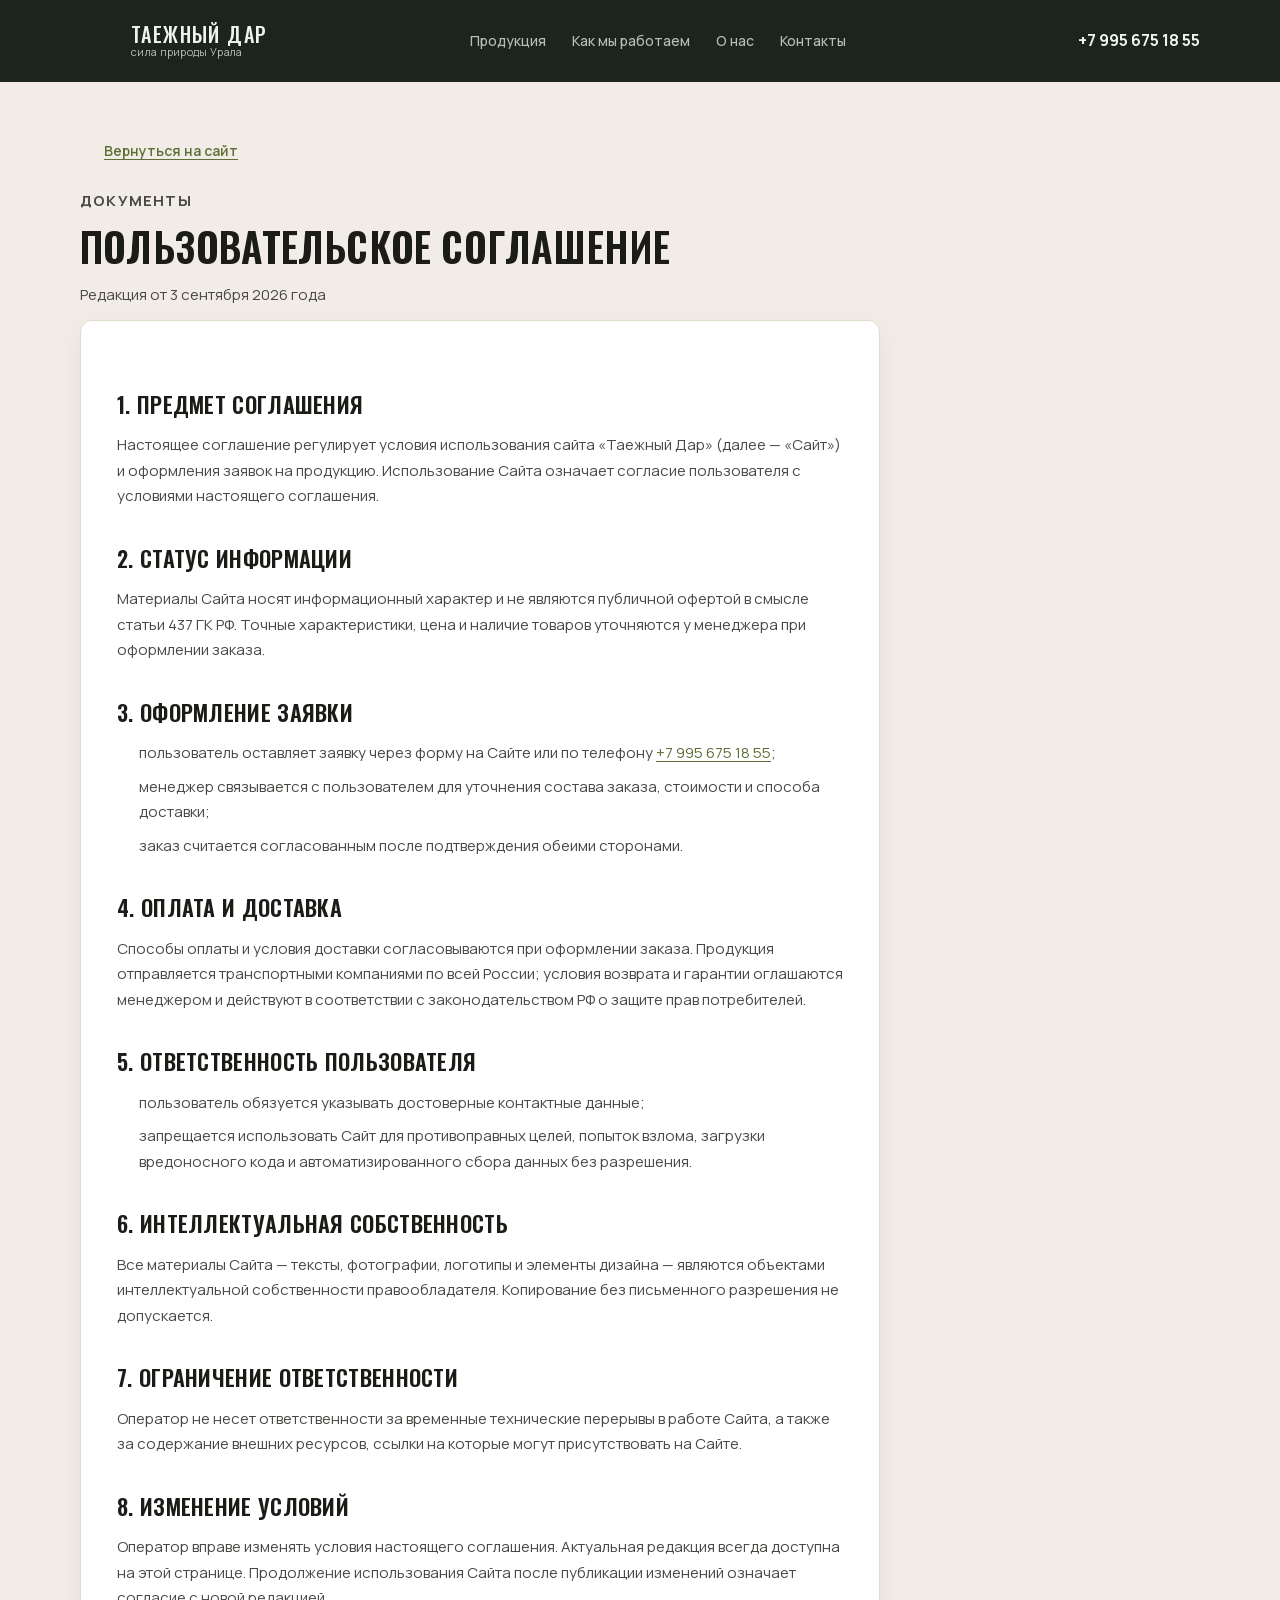
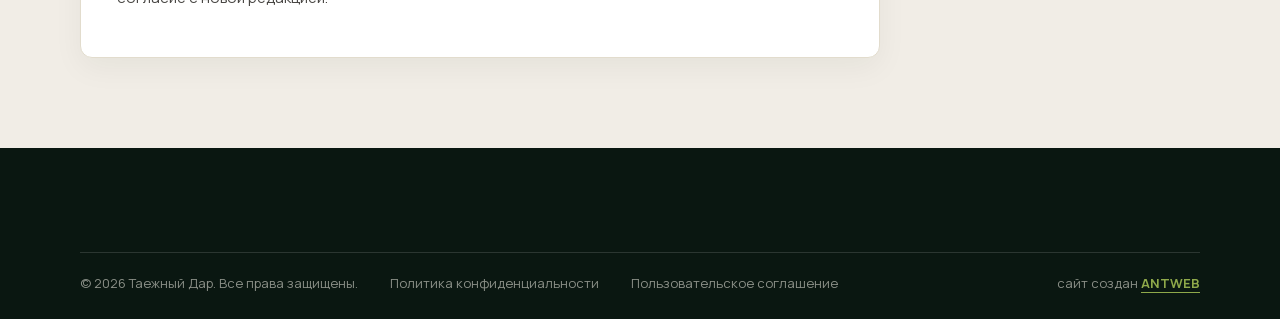
<file: terms.html>
<!DOCTYPE html>
<html lang="ru">
<head>
<meta charset="UTF-8">
<meta name="viewport" content="width=device-width, initial-scale=1.0">
<title>Пользовательское соглашение - Таежный Дар</title>
<meta name="description" content="Пользовательское соглашение сайта Таежный Дар: условия использования сайта и оформления заказов.">
<meta name="robots" content="noindex">
<link rel="icon" type="image/svg+xml" href="assets/favicon.svg">
<link rel="stylesheet" href="css/styles.css">
</head>
<body>

<!-- ============ HEADER ============ -->
<header class="header is-scrolled" id="header">
  <div class="container header__inner">
    <a class="logo" href="index.html" aria-label="Таежный Дар — на главную">
      <svg class="logo__icon" aria-hidden="true"><use href="#i-cedar"/></svg>
      <span class="logo__text">
        <span class="logo__name">Таежный Дар</span>
        <span class="logo__tagline">сила природы Урала</span>
      </span>
    </a>
    <nav class="nav" aria-label="Основная навигация">
      <a class="nav__link" href="index.html#products">Продукция</a>
      <a class="nav__link" href="index.html#process">Как мы работаем</a>
      <a class="nav__link" href="index.html#why-us">О нас</a>
      <a class="nav__link" href="index.html#lead">Контакты</a>
    </nav>
    <div class="header__contacts">
      <svg class="header__phone-icon" aria-hidden="true"><use href="#i-phone"/></svg>
      <div class="header__phone-text">
        <a class="header__phone" href="tel:+79956751855">+7 995 675 18 55</a>
      </div>
    </div>
  </div>
</header>

<main>
  <section class="legal">
    <div class="container">
      <div class="legal__inner">
        <a class="legal__back" href="index.html"><svg aria-hidden="true"><use href="#i-chevron"/></svg>Вернуться на сайт</a>
        <p class="legal__eyebrow">Документы</p>
        <h1>Пользовательское соглашение</h1>
        <p class="legal__date">Редакция от 3 сентября 2026 года</p>

        <div class="legal__card">
          <h2>1. Предмет соглашения</h2>
          <p>Настоящее соглашение регулирует условия использования сайта «Таежный Дар» (далее — «Сайт») и оформления заявок на продукцию. Использование Сайта означает согласие пользователя с условиями настоящего соглашения.</p>

          <h2>2. Статус информации</h2>
          <p>Материалы Сайта носят информационный характер и не являются публичной офертой в смысле статьи 437 ГК РФ. Точные характеристики, цена и наличие товаров уточняются у менеджера при оформлении заказа.</p>

          <h2>3. Оформление заявки</h2>
          <ul>
            <li>пользователь оставляет заявку через форму на Сайте или по телефону <a href="tel:+79956751855">+7 995 675 18 55</a>;</li>
            <li>менеджер связывается с пользователем для уточнения состава заказа, стоимости и способа доставки;</li>
            <li>заказ считается согласованным после подтверждения обеими сторонами.</li>
          </ul>

          <h2>4. Оплата и доставка</h2>
          <p>Способы оплаты и условия доставки согласовываются при оформлении заказа. Продукция отправляется транспортными компаниями по всей России; условия возврата и гарантии оглашаются менеджером и действуют в соответствии с законодательством РФ о защите прав потребителей.</p>

          <h2>5. Ответственность пользователя</h2>
          <ul>
            <li>пользователь обязуется указывать достоверные контактные данные;</li>
            <li>запрещается использовать Сайт для противоправных целей, попыток взлома, загрузки вредоносного кода и автоматизированного сбора данных без разрешения.</li>
          </ul>

          <h2>6. Интеллектуальная собственность</h2>
          <p>Все материалы Сайта — тексты, фотографии, логотипы и элементы дизайна — являются объектами интеллектуальной собственности правообладателя. Копирование без письменного разрешения не допускается.</p>

          <h2>7. Ограничение ответственности</h2>
          <p>Оператор не несет ответственности за временные технические перерывы в работе Сайта, а также за содержание внешних ресурсов, ссылки на которые могут присутствовать на Сайте.</p>

          <h2>8. Изменение условий</h2>
          <p>Оператор вправе изменять условия настоящего соглашения. Актуальная редакция всегда доступна на этой странице. Продолжение использования Сайта после публикации изменений означает согласие с новой редакцией.</p>
        </div>
      </div>
    </div>
  </section>
</main>

<!-- ============ FOOTER ============ -->
<footer class="footer">
  <div class="container">
    <div class="footer__bottom">
      <div class="footer__bottom-left">
        <p>© 2026 Таежный Дар. Все права защищены.</p>
        <div class="footer__bottom-links">
          <a href="privacy.html">Политика конфиденциальности</a>
          <a href="terms.html">Пользовательское соглашение</a>
        </div>
      </div>
      <a class="footer__credit" href="https://antwebp.github.io/antweb-portfolio/" target="_blank" rel="noopener">сайт создан <span>ANTWEB</span></a>
    </div>
  </div>
</footer>

</body>
</html>
</file>
<file: css/styles.css>
/* ============================================================
   ТАЙЖНЫЙ ДАР — styles
   Reference: desktop 1440px, container 1280px
   ============================================================ */

/* ---------- Fonts ---------- */
@font-face{font-family:'Oswald';font-style:normal;font-weight:500;font-display:swap;src:url('../assets/fonts/oswald-500-cyrillic.woff2') format('woff2');unicode-range:U+0301,U+0400-045F,U+0490-0491,U+04B0-04B1,U+2116;}
@font-face{font-family:'Oswald';font-style:normal;font-weight:500;font-display:swap;src:url('../assets/fonts/oswald-500-latin.woff2') format('woff2');unicode-range:U+0000-00FF,U+0131,U+0152-0153,U+2000-206F;}
@font-face{font-family:'Oswald';font-style:normal;font-weight:600;font-display:swap;src:url('../assets/fonts/oswald-600-cyrillic.woff2') format('woff2');unicode-range:U+0301,U+0400-045F,U+0490-0491,U+04B0-04B1,U+2116;}
@font-face{font-family:'Oswald';font-style:normal;font-weight:600;font-display:swap;src:url('../assets/fonts/oswald-600-latin.woff2') format('woff2');unicode-range:U+0000-00FF,U+0131,U+0152-0153,U+2000-206F;}
@font-face{font-family:'Manrope';font-style:normal;font-weight:400;font-display:swap;src:url('../assets/fonts/manrope-400-cyrillic.woff2') format('woff2');unicode-range:U+0301,U+0400-045F,U+0490-0491,U+04B0-04B1,U+2116;}
@font-face{font-family:'Manrope';font-style:normal;font-weight:400;font-display:swap;src:url('../assets/fonts/manrope-400-latin.woff2') format('woff2');unicode-range:U+0000-00FF,U+0131,U+0152-0153,U+2000-206F;}
@font-face{font-family:'Manrope';font-style:normal;font-weight:500;font-display:swap;src:url('../assets/fonts/manrope-500-cyrillic.woff2') format('woff2');unicode-range:U+0301,U+0400-045F,U+0490-0491,U+04B0-04B1,U+2116;}
@font-face{font-family:'Manrope';font-style:normal;font-weight:500;font-display:swap;src:url('../assets/fonts/manrope-500-latin.woff2') format('woff2');unicode-range:U+0000-00FF,U+0131,U+0152-0153,U+2000-206F;}
@font-face{font-family:'Manrope';font-style:normal;font-weight:600;font-display:swap;src:url('../assets/fonts/manrope-600-cyrillic.woff2') format('woff2');unicode-range:U+0301,U+0400-045F,U+0490-0491,U+04B0-04B1,U+2116;}
@font-face{font-family:'Manrope';font-style:normal;font-weight:600;font-display:swap;src:url('../assets/fonts/manrope-600-latin.woff2') format('woff2');unicode-range:U+0000-00FF,U+0131,U+0152-0153,U+2000-206F;}
@font-face{font-family:'Manrope';font-style:normal;font-weight:700;font-display:swap;src:url('../assets/fonts/manrope-700-cyrillic.woff2') format('woff2');unicode-range:U+0301,U+0400-045F,U+0490-0491,U+04B0-04B1,U+2116;}
@font-face{font-family:'Manrope';font-style:normal;font-weight:700;font-display:swap;src:url('../assets/fonts/manrope-700-latin.woff2') format('woff2');unicode-range:U+0000-00FF,U+0131,U+0152-0153,U+2000-206F;}

/* ---------- Tokens ---------- */
:root{
  --forest-950:#071109;
  --forest-900:#0A150E;
  --forest-850:#0C1A11;
  --forest-800:#101F16;
  --forest-700:#17321D;
  --cedar-lime:#83993E;
  --cedar-lime-bright:#8FA94A;
  --btn-lime:#73873A;
  --btn-lime-hover:#83994A;
  --cedar-gold:#C89A4A;
  --cream:#F1EDE6;
  --sand:#E8E0CF;

  --text-dark:#1B1B17;
  --text-body:#4A4845;
  --text-muted:#8A8F87;
  --text-white:#F0F2EC;
  --text-dim:#B9BFB6;

  --border-dark:#2A3D2E;
  --border-light:#D8D2C4;
  --border-soft:rgba(240,242,236,.16);

  --radius:8px;

  --container:1280px;
  --container-pad:80px;
  --gap:20px;

  --font-display:'Oswald',Impact,'Arial Narrow',sans-serif;
  --font-body:'Manrope','Segoe UI',sans-serif;
}

/* ---------- Reset / base ---------- */
*,*::before,*::after{box-sizing:border-box;margin:0;padding:0}
html{scroll-behavior:smooth;scroll-padding-top:96px}
body{
  font-family:var(--font-body);
  font-size:16px;
  line-height:1.55;
  color:var(--text-dark);
  background:var(--cream);
  -webkit-font-smoothing:antialiased;
}
img{max-width:100%;display:block}
a{color:inherit;text-decoration:none}
ul,ol{list-style:none}
button{font:inherit;cursor:pointer;background:none;border:none}
input{font:inherit}
svg{display:block}

.container{
  max-width:var(--container);
  margin-inline:auto;
  width:calc(100% - var(--container-pad)*2);
}
@media (max-width:1199px){:root{--container-pad:32px}}
@media (max-width:767px){:root{--container-pad:16px}}

/* ---------- Typography helpers ---------- */
.h2{
  font-family:var(--font-display);
  font-weight:600;
  font-size:42px;
  line-height:1.08;
  letter-spacing:.2px;
  text-transform:uppercase;
  color:var(--text-white);
}
.h2--dark{color:var(--text-dark)}
.eyebrow{
  font-size:13px;
  font-weight:700;
  letter-spacing:1.2px;
  text-transform:uppercase;
  color:var(--cedar-lime-bright);
  margin-bottom:14px;
}
.eyebrow--dark{color:#7A8C3B}

/* ---------- Buttons ---------- */
.btn{
  display:inline-flex;
  align-items:center;
  justify-content:center;
  gap:10px;
  height:56px;
  padding-inline:28px;
  border-radius:var(--radius);
  font-size:15px;
  font-weight:600;
  white-space:nowrap;
  transition:background .18s ease,border-color .18s ease,transform .18s ease;
}
.btn svg{width:18px;height:18px;flex:none}
.btn--primary{background:var(--btn-lime);color:#F5F7EE}
.btn--primary:hover{background:var(--btn-lime-hover);transform:translateY(-1px)}
.btn--ghost{
  background:transparent;
  border:1px solid rgba(240,242,236,.4);
  color:var(--text-white);
}
.btn--ghost:hover{border-color:rgba(240,242,236,.75)}

/* ============================================================
   HEADER
   ============================================================ */
.header{
  position:fixed;
  top:0;left:0;right:0;
  z-index:50;
  height:82px;
  transition:background .25s ease;
}
.header.is-scrolled{background:rgba(9,20,13,.92);backdrop-filter:blur(8px)}
.header__inner{display:flex;align-items:center;gap:32px;height:82px}
.logo{display:flex;align-items:center;gap:11px;flex:none}
.logo__icon{width:40px;height:40px;color:var(--cedar-gold)}
.logo__name{
  display:block;
  font-family:var(--font-display);
  font-weight:500;
  font-size:20px;
  letter-spacing:1.4px;
  text-transform:uppercase;
  color:var(--text-white);
  line-height:1.1;
}
.logo__tagline{display:block;font-size:11px;color:var(--text-dim);letter-spacing:.3px;line-height:1.2}
.nav{display:flex;align-items:center;gap:26px;margin-inline:auto}
.nav__link{
  font-size:14px;
  font-weight:500;
  color:var(--text-dim);
  transition:color .18s ease;
}
.nav__link:hover{color:var(--text-white)}
.header__contacts{display:flex;align-items:center;gap:14px;flex:none}
.header__phone-icon{width:16px;height:16px;color:var(--cedar-lime-bright)}
.header__phone{
  display:block;
  font-size:16px;
  font-weight:700;
  color:var(--text-white);
  line-height:1.2;
  white-space:nowrap;
}
.header__hours{display:block;font-size:10.5px;color:var(--text-dim);white-space:nowrap}
.header__cta{
  width:54px;height:54px;
  border-radius:50%;
  background:var(--btn-lime);
  display:flex;align-items:center;justify-content:center;
  margin-left:8px;
  transition:background .18s ease;
}
.header__cta svg{width:22px;height:22px;color:#F5F7EE}
.header__cta:hover{background:var(--btn-lime-hover)}
.burger{display:none;flex-direction:column;justify-content:center;gap:5px;width:44px;height:44px;padding:10px}
.burger span{display:block;height:2px;background:var(--text-white);border-radius:2px}

.mobile-menu{
  position:fixed;inset:0;z-index:45;
  background:#0A150E;
  padding:110px 24px 40px;
  display:flex;flex-direction:column;gap:8px;
  overflow:auto;
}
.mobile-menu[hidden]{display:none}
.mobile-menu nav{display:flex;flex-direction:column}
.mobile-menu nav a{
  font-family:var(--font-display);
  font-size:22px;text-transform:uppercase;color:var(--text-white);
  padding:13px 0;border-bottom:1px solid rgba(240,242,236,.1);
}
.mobile-menu__phone{margin-top:24px;font-size:20px;font-weight:700;color:var(--cedar-lime-bright)}
.mobile-menu__cta{margin-top:16px;width:100%}

/* ============================================================
   HERO
   ============================================================ */
.hero{
  position:relative;
  min-height:100svh;
  background:#0A120B;
  overflow:hidden;
  display:flex;
}
.hero__photo{
  position:absolute;
  top:0;right:0;
  height:100%;
  width:auto;
  object-fit:cover;
  object-position:right top;
  z-index:1;
}
.hero__shade{
  position:absolute;inset:0;z-index:2;
  background:
    linear-gradient(90deg,#0A120B 22%,rgba(10,18,11,.86) 34%,rgba(10,18,11,.35) 48%,rgba(10,18,11,0) 62%),
    linear-gradient(180deg,rgba(6,12,7,.72) 0%,rgba(6,12,7,0) 16%),
    linear-gradient(0deg,rgba(6,12,7,.5) 0%,rgba(6,12,7,0) 22%);
}
.hero__inner{position:relative;z-index:3;width:100%;display:flex;align-items:flex-start}
.hero__content{max-width:620px;padding-top:150px}
.hero__eyebrow{
  display:inline-flex;align-items:center;gap:9px;
  border:1px solid rgba(240,242,236,.28);
  border-radius:999px;
  padding:7px 16px 7px 12px;
  font-size:13.5px;
  color:var(--text-white);
}
.hero__eyebrow b{color:var(--cedar-lime-bright);font-weight:700}
.hero__eyebrow-icon{width:17px;height:17px;color:var(--cedar-lime-bright)}
.hero__title{
  margin-top:26px;
  font-family:var(--font-display);
  font-weight:600;
  font-size:92px;
  line-height:.92;
  letter-spacing:-.5px;
  text-transform:uppercase;
  color:var(--text-white);
}
.hero__title .accent{color:var(--cedar-lime-bright)}
.hero__desc{margin-top:26px;font-size:17px;line-height:1.5;color:#D6D9D2}
.hero__actions{display:flex;gap:14px;margin-top:34px}
.hero__benefits{
  display:flex;align-items:center;
  margin-top:44px;
}
.hero__benefits li{
  display:flex;align-items:center;gap:12px;
  padding-right:24px;
  font-size:12.5px;line-height:1.35;color:#C9CDC4;
}
.hero__benefits li + li{padding-left:24px;border-left:1px solid rgba(240,242,236,.22)}
.hero__benefits svg{width:30px;height:30px;color:var(--cedar-lime-bright);flex:none}

/* ============================================================
   BENEFITS
   ============================================================ */
.benefits{position:relative;background:var(--cream);padding:64px 0 72px;overflow:hidden}
.benefits__branch{position:absolute;top:-6px;right:0;width:150px;height:195px;z-index:0;color:#8A9A6B;opacity:.5;pointer-events:none}
.benefits__nuts{position:absolute;bottom:6px;right:0;width:132px;height:172px;z-index:0;color:#8A9A6B;opacity:.4;transform:rotate(150deg) scaleX(-1);pointer-events:none}
.benefits__grid{
  position:relative;z-index:1;
  display:grid;
  grid-template-columns:minmax(0,4.4fr) minmax(0,7.8fr);
  gap:44px;
  align-items:start;
}
.benefits__intro .h2{margin-bottom:24px}
.benefits__text{font-size:15px;line-height:1.6;color:var(--text-body);max-width:400px}
.benefits__list{
  display:grid;
  grid-template-columns:repeat(4,1fr);
  margin-top:36px;
}
.benefit{padding:0 22px;text-align:center;transition:transform .22s ease}
.benefit + .benefit{border-left:1px solid var(--border-light)}
.benefit__icon{width:56px;height:56px;margin:0 auto 18px;color:#66783A;transition:transform .22s ease,color .22s ease}
.benefit:hover{transform:translateY(-4px)}
.benefit:hover .benefit__icon{transform:scale(1.12);color:#7A9146}
.benefit__title{font-size:18px;font-weight:700;color:var(--text-dark);margin-bottom:10px}
.benefit__desc{font-size:14px;line-height:1.5;color:var(--text-body);max-width:180px;margin-inline:auto}

/* ============================================================
   PRODUCTS
   ============================================================ */
.products{position:relative;background:var(--forest-900);padding:46px 0 40px;overflow:hidden}
.products__branch{position:absolute;top:0;right:0;width:110px;height:143px;opacity:.5;color:#5F7147;transform:rotate(35deg);transform-origin:top right;pointer-events:none}
.products .h2{margin-bottom:32px}
.products__grid{
  display:grid;
  grid-template-columns:repeat(3,1fr);
  gap:var(--gap);
}
.product-card{
  display:grid;
  grid-template-columns:minmax(0,1fr) minmax(0,1.05fr);
  background:var(--forest-800);
  border:1px solid #223528;
  border-radius:var(--radius);
  overflow:hidden;
  min-height:276px;
  transition:border-color .22s ease;
}
.product-card:hover{border-color:#4C6B3A}
.product-card__media{position:relative;overflow:hidden;margin:-1px 0 -1px -1px}
.product-card__media img{
  width:100%;height:100%;object-fit:cover;
  transition:transform .22s ease;
}
.product-card__media::after{
  content:"";position:absolute;inset:0;
  background:linear-gradient(90deg,rgba(16,31,22,0) 55%,rgba(16,31,22,.9) 100%);
}
.product-card:hover .product-card__media img{transform:scale(1.03)}
.product-card:nth-child(1) .product-card__media img{object-position:45% 50%}
.product-card:nth-child(2) .product-card__media img{object-position:45% 50%}
.product-card:nth-child(3) .product-card__media img{object-position:30% 50%}
.product-card__body{padding:28px 20px 24px 18px;display:flex;flex-direction:column}
.product-card__title{font-size:20px;font-weight:700;color:var(--text-white);line-height:1.25;margin-bottom:12px}
.product-card__desc{font-size:13.5px;line-height:1.5;color:var(--text-dim);margin-bottom:auto}
.product-card__price{font-size:22px;font-weight:700;color:var(--text-white);margin:18px 0 2px}
.product-card__price span{display:block;font-size:12.5px;font-weight:400;color:var(--text-muted);margin-top:2px}
.product-card__link{
  display:inline-flex;align-items:center;gap:10px;
  margin-top:16px;
  font-size:16px;font-weight:600;
  color:var(--cedar-lime-bright);
  transition:color .18s ease;
}
.product-card__link svg{width:24px;height:14px}
.product-card__link:hover{color:#A9C563}
/* comfortable tap target on touch screens */
@media (hover: none), (pointer: coarse){
  .product-card__link{padding:10px 0;min-height:44px}
}

/* ============================================================
   PROCESS
   ============================================================ */
.process{position:relative;background:var(--cream);padding:48px 0 58px;overflow:hidden}
.process__forest{
  position:absolute;top:0;right:0;
  width:620px;height:165px;
  background:url('../assets/decor/forest-faint.jpg') right top/cover no-repeat;
  -webkit-mask-image:radial-gradient(130% 150% at 100% 0%,rgba(0,0,0,.9) 35%,transparent 72%);
  mask-image:radial-gradient(130% 150% at 100% 0%,rgba(0,0,0,.9) 35%,transparent 72%);
  opacity:.7;
  pointer-events:none;
}
.process .h2{margin-bottom:42px}
.process__steps{
  display:grid;
  grid-template-columns:repeat(6,1fr);
  gap:0;
  position:relative;
}
.step{position:relative;text-align:center;padding:0 10px;transition:transform .22s ease}
.step__title{transition:color .22s ease}
.step__circle{
  width:62px;height:62px;
  margin:0 auto;
  border:1.5px solid #7A8C4A;
  border-radius:50%;
  display:flex;align-items:center;justify-content:center;
  color:#66783A;
  background:var(--cream);
  position:relative;z-index:1;
  transition:background .22s ease,color .22s ease,border-color .22s ease,transform .22s ease;
}
.step__circle svg{width:31px;height:31px}
.step__num{
  display:block;
  margin-top:16px;
  font-size:13px;font-weight:700;color:var(--text-dark);
}
.step__title{font-size:16px;font-weight:700;color:var(--text-dark);margin:6px 0 10px}
.step__desc{font-size:13px;line-height:1.5;color:var(--text-body);max-width:190px;margin-inline:auto}
.step:hover{transform:translateY(-4px)}
.step:hover .step__circle{background:#66783A;border-color:#66783A;color:var(--cream);transform:scale(1.06)}
.step:hover .step__title{color:#5E7038}
/* dashed connectors */
.step:not(:last-child)::after{
  content:"";
  position:absolute;
  top:30px;
  left:calc(50% + 42px);
  width:calc(100% - 84px);
  border-top:1.5px dashed #B9B4A2;
}

/* ============================================================
   WHY US
   ============================================================ */
.why{
  position:relative;
  background:#0C1A10;
  padding:60px 0 64px;
  overflow:hidden;
}
.why::after{
  content:"";
  position:absolute;inset:0;z-index:1;pointer-events:none;
  background:linear-gradient(90deg,rgba(12,26,16,.92) 18%,rgba(12,26,16,0) 42%,rgba(12,26,16,0) 56%,rgba(12,26,16,.94) 78%);
}
.why__photo{
  position:absolute;
  left:49%;top:50%;
  transform:translate(-50%,-50%);
  height:120%;
  width:auto;
  max-width:none;
  -webkit-mask-image:radial-gradient(closest-side,rgba(0,0,0,1) 48%,rgba(0,0,0,0) 92%);
  mask-image:radial-gradient(closest-side,rgba(0,0,0,1) 48%,rgba(0,0,0,0) 92%);
  opacity:.9;
  z-index:0;
}
.why__grid{
  position:relative;z-index:2;
  display:grid;
  grid-template-columns:minmax(0,5fr) minmax(0,3.1fr);
  justify-content:space-between;
  column-gap:40px;
}
.why__content{grid-column:1}
.why__content .h2{margin-bottom:26px}
.why__list li{
  display:flex;align-items:center;gap:13px;
  padding:8px 0;
  font-size:15px;
  color:#DCDFD8;
}
.why__list svg{width:21px;height:21px;color:var(--cedar-lime-bright);flex:none}
.why__metrics{
  border-left:1px solid rgba(240,242,236,.25);
  padding-left:44px;
  display:flex;flex-direction:column;
  gap:28px;
  justify-content:center;
}
.metric__num{
  display:block;
  font-family:var(--font-display);
  font-weight:600;
  font-size:38px;
  line-height:1;
  color:var(--cedar-lime-bright);
}
.metric__label{
  display:block;
  margin-top:7px;
  font-size:14px;line-height:1.45;
  color:var(--text-dim);
}

/* ============================================================
   LEGAL PAGES (privacy / terms)
   ============================================================ */
.legal{background:var(--cream);padding:140px 0 90px}
.legal__inner{max-width:800px}
.legal__back{
  display:inline-flex;align-items:center;gap:8px;
  font-size:14px;font-weight:600;color:#5E7038;
  text-decoration:none;
  margin-bottom:26px;
  transition:color .18s ease;
}
.legal__back:hover{color:#3F4D22}
.legal__back svg{width:16px;height:16px;rotate:180deg}
.legal__eyebrow{font-size:13px;font-weight:700;letter-spacing:1.2px;text-transform:uppercase;color:#7A8C3B;margin-bottom:12px}
.legal h1{
  font-family:var(--font-display);
  font-weight:600;font-size:40px;line-height:1.08;
  text-transform:uppercase;letter-spacing:.2px;
  color:var(--text-dark);
  margin-bottom:14px;
}
.legal__date{font-size:13.5px;color:var(--text-muted);margin-bottom:36px}
.legal h2{
  font-family:var(--font-display);
  font-weight:600;font-size:22px;line-height:1.25;
  text-transform:uppercase;letter-spacing:.3px;
  color:var(--text-dark);
  margin:36px 0 14px;
}
.legal p,.legal li{font-size:15px;line-height:1.7;color:var(--text-body)}
.legal p{margin-bottom:12px}
.legal ul,.legal ol{padding-left:22px;margin:0 0 12px;display:grid;gap:8px}
.legal a{color:#5E7038;text-decoration:underline;text-underline-offset:3px}
.legal strong{color:var(--text-dark)}
.legal__card{
  background:#fff;
  border:1px solid #E2DCCD;
  border-radius:12px;
  padding:34px 36px;
  box-shadow:0 10px 30px rgba(16,31,22,.05);
}
@media (max-width:767px){
  .legal{padding:120px 0 64px}
  .legal h1{font-size:30px}
  .legal h2{font-size:19px}
  .legal__card{padding:24px 20px;border-radius:10px}
}

/* ============================================================
   FAQ
   ============================================================ */
.faq{position:relative;background:var(--cream);padding:64px 0 96px;overflow:hidden}
.faq__forest{
  position:absolute;left:0;bottom:0;
  width:560px;height:380px;
  background:url('../assets/decor/forest-faint.jpg') left bottom/cover no-repeat;
  -webkit-mask-image:radial-gradient(120% 130% at 0% 100%,rgba(0,0,0,.95) 30%,transparent 70%);
  mask-image:radial-gradient(120% 130% at 0% 100%,rgba(0,0,0,.95) 30%,transparent 70%);
  opacity:.6;
  pointer-events:none;
}
.faq__grid{
  position:relative;z-index:1;
  display:grid;
  grid-template-columns:minmax(0,3.4fr) minmax(0,7fr);
  gap:56px;
  align-items:start;
}
.faq__sprig{width:56px;height:73px;color:#66783A;margin:26px 0 24px}
.faq__text{font-size:15px;line-height:1.65;color:var(--text-body);max-width:300px}
.faq-item{border-top:1px solid #DBD5C6}
.faq-item:last-child{border-bottom:1px solid #DBD5C6}
.faq-item.is-open{border-top-color:#7A8C3B}
.faq-item.is-open + .faq-item{border-top-color:#7A8C3B}
.faq-item.is-open:last-child{border-bottom-color:#7A8C3B}
.faq-item__head{
  display:flex;
  align-items:center;
  gap:18px;
  width:100%;
  padding:20px 2px;
  background:none;
  border:none;
  text-align:left;
  cursor:pointer;
  font:inherit;
}
.faq-item__icon{
  width:30px;height:30px;
  flex:none;
  border:1.5px solid #7A8C3B;
  border-radius:50%;
  position:relative;
  transition:background .25s ease,border-color .25s ease;
}
.faq-item__icon::before,.faq-item__icon::after{
  content:"";
  position:absolute;
  left:50%;top:50%;
  width:12px;height:1.6px;
  background:#7A8C3B;
  translate:-50% -50%;
  transition:background .25s ease,rotate .25s ease,opacity .25s ease;
}
.faq-item__icon::after{rotate:90deg}
.faq-item.is-open .faq-item__icon{background:#66783A;border-color:#66783A}
.faq-item.is-open .faq-item__head{border-bottom:1px solid #A9B47E}
.faq-item.is-open .faq-item__body p{padding-top:20px}
.faq-item.is-open .faq-item__icon::before,.faq-item.is-open .faq-item__icon::after{background:var(--cream)}
.faq-item.is-open .faq-item__icon::after{rotate:0deg;opacity:0}
.faq-item__question{
  flex:1;
  font-size:18px;
  font-weight:700;
  color:var(--text-dark);
  line-height:1.3;
  transition:color .2s ease;
}
.faq-item__head:hover .faq-item__question{color:#5E7038}
.faq-item__chevron{
  width:22px;height:22px;
  flex:none;
  color:#8B9A6B;
  transition:rotate .35s cubic-bezier(.22,1,.36,1),color .2s ease;
}
.faq-item__head:hover .faq-item__chevron{color:#66783A}
.faq-item.is-open .faq-item__chevron{rotate:180deg}
.faq-item__panel{
  display:grid;
  grid-template-rows:0fr;
  transition:grid-template-rows .5s cubic-bezier(.22,1,.36,1);
}
.faq-item.is-open .faq-item__panel{grid-template-rows:1fr}
.faq-item__body{overflow:hidden}
.faq-item__body p{
  padding:0 60px 22px 48px;
  font-size:15px;
  line-height:1.65;
  color:var(--text-body);
  max-width:640px;
}

/* ============================================================
   FINAL CTA
   ============================================================ */
.cta{
  position:relative;
  background:#0A140C;
  min-height:100svh;
  padding:130px 0;
  overflow:hidden;
  display:flex;
  align-items:center;
}
.cta__photo{
  position:absolute;
  right:0;top:0;
  height:100%;
  width:58%;
  max-width:none;
  object-fit:cover;
  object-position:52% 50%;
}
.cta::after{
  content:"";
  position:absolute;inset:0;z-index:1;pointer-events:none;
  background:linear-gradient(90deg,#0A140C 0%,#0A140C 52%,rgba(10,20,12,.82) 66%,rgba(10,20,12,.45) 78%,rgba(10,20,12,.12) 88%,rgba(10,20,12,0) 97%);
}
.cta .container{position:relative;z-index:2;width:100%}
.cta__card{
  max-width:545px;
  border:1px solid #2A3D2E;
  border-radius:var(--radius);
  background:rgba(8,16,10,.55);
  padding:30px 42px 32px;
}
.cta__card .h2{font-size:40px;margin-bottom:14px}
.cta__desc{font-size:14.5px;line-height:1.55;color:var(--text-dim);max-width:420px;margin-bottom:22px}
.lead-form{display:flex;flex-direction:column}
.field{margin-bottom:16px}
.field__label{
  display:block;
  font-size:13px;font-weight:600;
  color:#D6D9D2;
  margin-bottom:8px;
}
.field__input{
  width:100%;
  height:56px;
  padding-inline:18px;
  background:#0F1F15;
  border:1px solid #2A3D2E;
  border-radius:var(--radius);
  color:var(--text-white);
  font-size:15px;
  transition:border-color .18s ease;
}
.field__input::placeholder{color:#6F7A6E}
.field__input:focus{outline:none;border-color:#66813F}
.btn--submit{width:100%;margin-top:6px}
.lead-form__status{margin-top:10px;font-size:13.5px;color:var(--cedar-lime-bright)}
.lead-form__check{width:16px;height:16px;vertical-align:-3px;margin-right:6px}
.lead-form__status:empty{display:none}
.lead-form__status.is-error{color:#D89A6A}

/* ============================================================
   FOOTER
   ============================================================ */
.footer{background:#0A1711;padding:60px 0 26px;color:var(--text-dim)}
.footer__grid{
  display:grid;
  /* only brand + contacts remain: brand on the left, contacts at the right edge */
  grid-template-columns:1fr auto;
  gap:40px;
}
.footer__brand .logo{margin-bottom:20px}
.footer__about{font-size:15px;line-height:1.6;color:var(--text-dim);max-width:270px}
.footer__socials{display:flex;gap:12px;margin-top:24px}
.footer__socials a{
  width:40px;height:40px;border-radius:50%;
  border:1px solid rgba(240,242,236,.25);
  display:flex;align-items:center;justify-content:center;
  color:var(--text-dim);
  transition:color .18s ease,border-color .18s ease;
}
.footer__socials a:hover{color:var(--text-white);border-color:rgba(240,242,236,.6)}
.footer__socials svg{width:18px;height:18px}
.footer__heading{
  font-size:14px;font-weight:700;letter-spacing:1px;text-transform:uppercase;
  color:var(--text-white);
  margin-bottom:18px;
}
.footer__col{display:flex;flex-direction:column;align-items:flex-start}
.footer__col > a{
  font-size:15px;color:var(--text-dim);
  padding:6px 0;
  transition:color .18s ease;
}
.footer__col > a:hover{color:var(--text-white)}
.footer__contact{
  display:flex;align-items:flex-start;gap:11px;
  font-size:15px;line-height:1.5;
  color:var(--text-dim);
  padding:6px 0;
}
.footer__contact svg{width:17px;height:17px;color:var(--cedar-lime-bright);flex:none;margin-top:3px}
.footer__contact a, .footer__contact span a{color:inherit}
.footer__contact em{display:block;font-style:normal;font-size:12.5px;color:var(--text-muted)}
a.footer__contact:hover{color:var(--text-white)}
.footer__bottom{
  margin-top:44px;
  border-top:1px solid rgba(240,242,236,.14);
  padding-top:20px;
  display:flex;justify-content:space-between;align-items:center;gap:16px;
  font-size:13px;color:var(--text-muted);
}
.footer__bottom-left{display:flex;align-items:center;gap:32px}
.footer__bottom-links{display:flex;gap:32px}
.footer__bottom-links a{color:var(--text-muted);transition:color .18s ease}
.footer__bottom-links a:hover{color:var(--text-white)}
.footer__credit{
  white-space:nowrap;
  color:var(--text-muted);
  transition:color .18s ease;
}
.footer__credit span{
  color:var(--cedar-lime-bright);
  font-weight:700;
  text-decoration:underline;
  text-underline-offset:4px;
}
.footer__credit:hover{color:var(--text-white)}
.footer__credit:hover span{color:var(--text-white)}

/* ============================================================
   MODALS
   ============================================================ */
.modal{
  position:fixed;inset:0;z-index:100;
  display:flex;align-items:center;justify-content:center;
  padding:24px 16px;
}
.modal[hidden]{display:none}
.modal__backdrop{
  position:absolute;inset:0;
  background:rgba(4,10,6,.72);
  backdrop-filter:blur(4px);
  animation:modalFade .5s cubic-bezier(.22,1,.36,1) both;
}
.modal__window{
  position:relative;
  background:#0F1F15;
  border:1px solid #2A3D2E;
  border-radius:var(--radius);
  box-shadow:0 24px 64px rgba(0,0,0,.5);
  max-height:calc(100svh - 48px);
  overflow:auto;
  animation:modalRise .6s cubic-bezier(.22,1,.36,1) both;
}
.modal__window--product{
  display:grid;
  grid-template-columns:220px minmax(0,1fr);
  max-width:660px;width:100%;
}
.modal__window--lead{max-width:460px;width:100%;padding:34px 36px 36px}
.modal__media{position:relative;overflow:hidden;border-radius:var(--radius) 0 0 var(--radius)}
.modal__media img{width:100%;height:100%;object-fit:cover;display:block}
.modal__media::after{
  content:"";position:absolute;inset:0;
  background:linear-gradient(90deg,rgba(15,31,21,0) 60%,rgba(15,31,21,.85) 100%);
}
.modal__body{padding:30px 32px 32px}
.modal__window--lead .modal__body{padding:0}
.modal__title{
  font-family:var(--font-display);
  font-size:26px;font-weight:600;text-transform:uppercase;
  color:var(--text-white);
  margin:10px 0 12px;
}
.modal__text{font-size:14.5px;line-height:1.55;color:var(--text-dim);margin-bottom:16px}
.modal__price{font-size:22px;font-weight:700;color:var(--text-white);margin-bottom:20px}
.modal__price span{display:block;font-size:12.5px;font-weight:400;color:var(--text-muted);margin-top:2px}
.modal__cta{width:100%}
.modal__close{
  position:absolute;top:12px;right:12px;z-index:2;
  width:38px;height:38px;
  border-radius:50%;
  background:rgba(10,20,12,.6);
  border:1px solid rgba(240,242,236,.2);
  display:flex;align-items:center;justify-content:center;
  color:var(--text-dim);
  transition:color .18s ease,border-color .18s ease;
}
.modal__close svg{width:16px;height:16px}
.modal__close:hover{color:var(--text-white);border-color:rgba(240,242,236,.55)}
@keyframes modalFade{from{opacity:0}to{opacity:1}}
@keyframes modalRise{from{opacity:0;transform:translateY(34px) scale(.97)}to{opacity:1;transform:none}}
/* graceful close (class toggled by JS before hidden) */
.modal.is-closing{pointer-events:none}
.modal.is-closing .modal__backdrop{animation:modalFadeOut .32s cubic-bezier(.4,0,.7,.2) both}
.modal.is-closing .modal__window{animation:modalSink .32s cubic-bezier(.4,0,.7,1) both}
@keyframes modalFadeOut{from{opacity:1}to{opacity:0}}
@keyframes modalSink{from{opacity:1;transform:none}to{opacity:0;transform:translateY(18px) scale(.97)}}

/* ---- premium section reveal (classes added by JS; no-JS pages stay fully visible) ---- */
/* uses `translate` (not `transform`) so hover transforms on cards stay independent */
.reveal{
  opacity:0;
  translate:0 30px;
  transition:opacity .8s cubic-bezier(.22,1,.36,1),translate .8s cubic-bezier(.22,1,.36,1);
  transition-delay:var(--reveal-delay,0ms);
  will-change:opacity,translate;
}
.reveal.in-view{opacity:1;translate:0 0}

/* ============================================================
   RESPONSIVE — TABLET
   ============================================================ */
@media (max-width:1199px){
  .nav{display:none}
  .burger{display:flex}
  .hero{min-height:100svh}
  /* restore container side padding: .hero__inner's width:100% overrides .container */
  .hero__inner{width:calc(100% - var(--container-pad)*2)}
  .hero__photo{height:100%;object-fit:cover;object-position:right center}
  .hero__content{padding-top:150px;padding-bottom:64px;max-width:560px}
  .hero__title{font-size:72px}
  .h2{font-size:36px}
  .hero__benefits{flex-wrap:wrap;row-gap:14px}
  .benefits__grid{grid-template-columns:1fr;gap:40px}
  .benefits__list{margin-top:8px}
  .benefits__branch{width:120px;height:156px}
  .products__grid{grid-template-columns:1fr 1fr;gap:24px}
  .process__steps{grid-template-columns:repeat(3,1fr);row-gap:44px}
  .step:not(:last-child)::after{display:none}
  .why__grid{grid-template-columns:1fr;row-gap:44px}
  .why__metrics{border-left:none;padding-left:0;flex-direction:row;gap:48px;flex-wrap:wrap}
  .why__photo{opacity:.5}
  .faq__grid{gap:36px}
  .faq__forest{width:420px;height:300px;opacity:.5}
  .faq__sprig{width:46px;height:60px;margin:20px 0 18px}
  .faq-item__question{font-size:16px}
  .faq-item__head{gap:14px;padding:17px 2px}
  .faq-item__body p{padding:0 40px 18px 44px}
  .cta__photo{opacity:.5}
  .footer__grid{grid-template-columns:1fr 1fr 1fr;row-gap:36px}
  .footer__brand{grid-column:1/-1}
}

/* ============================================================
   RESPONSIVE — TABLET (mobile-style adaptation, 768–1199)
   The same treatment as on phones: compact content-driven
   hero with a photo band, no mini-benefit blocks, compact CTA,
   minimal footer — scaled up for the wider screen.
   ============================================================ */
@media (max-width:1199px) and (min-width:768px){
  /* nav is display:none, so its margin-inline:auto no longer centers the
     header row — push contacts+burger to the right edge instead */
  .header__contacts{margin-left:auto}
  /* the round lead-form button stays desktop/mobile-header only */
  .header__cta{display:none}
  /* content-driven height: hero is a compact intro, not a forced full screen */
  .hero{min-height:0;height:auto}
  .hero__photo{
    height:34svh;
    width:100%; /* full-bleed photo band: the base width:auto leaves a dark gap on the left */
    object-position:center 30%;
    /* long silky melt into the dark text zone — no hard edge */
    -webkit-mask-image:linear-gradient(180deg,#000 22%,rgba(0,0,0,.55) 55%,transparent 92%);
    mask-image:linear-gradient(180deg,#000 22%,rgba(0,0,0,.55) 55%,transparent 92%);
  }
  .hero__shade{background:linear-gradient(180deg,rgba(6,12,7,.5) 0%,rgba(6,12,7,.14) 16%,rgba(6,12,7,.55) 34%,#0A120B 60%)}
  .hero__content{padding-top:calc(30svh + 8px);max-width:100%;padding-bottom:28px}
  .hero__title{font-size:44px;margin-top:12px;letter-spacing:0}
  .hero__desc{margin-top:12px;font-size:15px;max-width:46ch}
  .hero__actions{margin-top:20px}
  /* the four mini-benefit blocks stay desktop-only */
  .hero__benefits{display:none}
  /* content-driven height: the lead section is compact on tablets */
  .cta{min-height:0;padding:84px 0 92px}
  /* same background photo as on desktop, full-bleed behind a centered card */
  .cta__photo{display:block;width:100%;height:100%;opacity:.55}
  .cta::after{background:linear-gradient(90deg,rgba(10,20,12,.92) 0%,rgba(10,20,12,.78) 50%,rgba(10,20,12,.66) 100%)}
  .cta__card{max-width:640px;margin-inline:auto;padding:36px 36px 40px}
  .cta__card .h2{font-size:36px}
  /* only brand + contacts stay in the footer — side by side to save vertical space */
  .footer__col--nav{display:none}
  .footer{padding:52px 0 22px}
  .footer__grid{grid-template-columns:1.15fr 1fr;gap:40px 48px}
  .footer__brand{grid-column:auto}
  /* footer logo: text only, no cedar icon */
  .footer__brand .logo__icon{display:none}
  .footer__about{max-width:420px}
  /* contacts card fills the right column, opposite the brand block */
  .footer__contacts{
    max-width:none;
    width:100%;
    box-sizing:border-box;
    background:rgba(241,237,230,.05);
    border:1px solid rgba(241,237,230,.1);
    border-radius:16px;
    padding:22px 22px 10px;
  }
  .footer__contacts .footer__heading{margin-bottom:6px}
  .footer__contact{
    min-height:52px;
    align-items:center;
    padding:11px 0;
    border-bottom:1px solid rgba(241,237,230,.08);
    font-size:15.5px;
  }
  .footer__contact:last-child{border-bottom:none}
  .footer__contact svg{width:19px;height:19px;margin-top:0}
  .footer__contact em{font-size:12px}
  .footer__bottom{margin-top:36px;flex-direction:column;align-items:stretch;gap:0}
  .footer__bottom-left{display:block}
  .footer__bottom-left > p{padding:2px 0 14px}
  .footer__credit{padding:14px 0 2px}
  .footer__bottom-links{display:block;width:100%}
  .footer__bottom-links a{
    display:block;
    padding:13px 0;
    border-top:1px solid rgba(240,242,236,.08);
    font-size:14px;
    color:#C9CDC4;
  }
  .footer__bottom-links a::after{content:"›";float:right;color:var(--text-muted);font-size:16px;line-height:1}
}

/* ============================================================
   RESPONSIVE — MOBILE
   ============================================================ */
@media (max-width:767px){
  .header__inner{gap:16px}
  .header__contacts .header__phone-text{display:none}
  .header__contacts .header__phone-icon{display:none}
  .header__cta{display:none}
  .header__contacts{margin-left:auto}
  /* content-driven height: hero is a compact intro, not a forced full screen */
  .hero{min-height:0;height:auto}
  /* shorter photo band — less dead air above, content sits higher */
  .hero__photo{height:36svh;object-position:62% 26%;opacity:.95;-webkit-mask-image:linear-gradient(180deg,#000 66%,transparent 100%);mask-image:linear-gradient(180deg,#000 66%,transparent 100%)}
  .hero__shade{background:linear-gradient(180deg,rgba(6,12,7,.55) 0%,rgba(6,12,7,.18) 20%,rgba(6,12,7,.82) 38%,#0A120B 54%)}
  .hero__content{padding-top:calc(36svh + 10px);max-width:100%;padding-bottom:52px}
  .hero__eyebrow{font-size:12.5px;padding:6px 14px 6px 10px}
  .hero__title{font-size:46px;margin-top:20px;letter-spacing:0}
  .hero__desc{margin-top:18px;font-size:15.5px;max-width:34ch}
  .hero__actions{flex-direction:column;align-items:stretch;gap:12px;margin-top:28px}
  /* the four mini-benefit blocks stay desktop-only */
  .hero__benefits{display:none}
  .h2{font-size:32px}
  .benefits{padding:56px 0}
  .benefits__list{grid-template-columns:1fr 1fr;gap:28px 16px}
  .benefit + .benefit{border-left:none}
  .benefit:nth-child(even){border-left:1px solid var(--border-light)}
  .benefit__desc{max-width:none}
  .benefits__branch{width:96px;height:125px}
  .benefits__nuts{display:none}
  .products{padding:60px 0 68px}
  .products .h2{margin-bottom:32px}
  .products__grid{grid-template-columns:1fr}
  .product-card{grid-template-columns:1fr;min-height:0}
  .product-card__media{height:210px;margin:0}
  .product-card__media::after{background:linear-gradient(180deg,rgba(16,31,22,0) 55%,rgba(16,31,22,.9) 100%)}
  .product-card__body{padding:20px}
  .process{padding:56px 0 64px}
  .process .h2{margin-bottom:40px}
  .process__steps{grid-template-columns:1fr;row-gap:36px;text-align:left}
  .step{display:grid;grid-template-columns:56px 1fr;column-gap:18px;text-align:left;padding:0}
  .step__circle{grid-row:1/4;width:48px;height:48px;margin:0}
  .step__circle svg{width:24px;height:24px}
  .step__num{grid-column:2;margin-top:2px}
  .step__title{grid-column:2;margin:4px 0 6px}
  .step__desc{grid-column:2;margin:0;max-width:none}
  .step:not(:first-child)::before{
    content:"";position:absolute;left:24px;top:-36px;height:36px;
    border-left:1.5px dashed #B9B4A2;
  }
  .why{padding:60px 0}
  .why::after{display:none}
  .why__photo{
    position:relative;
    left:auto;top:auto;transform:none;
    height:260px;width:calc(100% + 32px);
    margin:-60px -16px 36px;
    object-fit:cover;object-position:center;
    -webkit-mask-image:linear-gradient(180deg,transparent,#000 14%,#000 86%,transparent);
    mask-image:linear-gradient(180deg,transparent,#000 14%,#000 86%,transparent);
    opacity:1;
  }
  .why__content .h2{margin-bottom:22px}
  .why__metrics{border-left:none;padding-left:0;gap:24px;margin-top:8px}
  .why__metrics .metric{display:flex;align-items:baseline;gap:14px}
  .why__metrics .metric__label{margin-top:0}
  .faq{padding:56px 0 72px}
  .faq__grid{grid-template-columns:1fr;gap:36px}
  .faq__forest{width:320px;height:240px;opacity:.45}
  .faq__text{max-width:none}
  .faq-item__question{font-size:15.5px}
  .faq-item__icon{width:26px;height:26px}
  .faq-item__icon::before,.faq-item__icon::after{width:10px}
  .faq-item__chevron{width:18px;height:18px}
  .faq-item__head{gap:12px;padding:16px 2px}
  .faq-item__body p{padding:0 24px 18px 38px}
  /* content-driven height: the lead section is compact on mobile */
  .cta{min-height:0;padding:68px 0 76px}
  .cta__photo{display:none}
  .cta__card{padding:28px 22px 32px;max-width:none}
  .cta__card .h2{font-size:30px}
  .modal__window--product{grid-template-columns:1fr;max-width:400px}
  .modal__media{height:180px;border-radius:var(--radius) var(--radius) 0 0}
  .modal__media::after{background:linear-gradient(180deg,rgba(15,31,21,0) 55%,rgba(15,31,21,.85) 100%)}
  .modal__body{padding:22px 22px 26px}
  .modal__window--lead{padding:28px 22px 30px}
  .modal__title{font-size:22px}
  .footer{padding:52px 0 20px}
  /* only brand + contacts stay on mobile */
  .footer__col--nav{display:none}
  .footer__grid{grid-template-columns:1fr;row-gap:28px}
  .footer__brand{grid-column:auto}
  /* mobile footer logo: text only, no cedar icon */
  .footer__brand .logo__icon{display:none}
  .footer__about{max-width:none}
  /* contacts become a highlighted card with comfortable tap targets */
  .footer__contacts{
    width:100%;
    box-sizing:border-box;
    background:rgba(241,237,230,.05);
    border:1px solid rgba(241,237,230,.1);
    border-radius:16px;
    padding:20px 18px 8px;
  }
  .footer__contacts .footer__heading{margin-bottom:6px}
  .footer__contact{
    min-height:52px;
    align-items:center;
    padding:11px 0;
    border-bottom:1px solid rgba(241,237,230,.08);
    font-size:15.5px;
  }
  .footer__contact:last-child{border-bottom:none}
  .footer__contact svg{width:19px;height:19px;margin-top:0}
  .footer__contact em{font-size:12px}
  .footer__bottom{margin-top:34px;flex-direction:column;align-items:stretch;gap:0}
  .footer__bottom-left{display:block}
  .footer__bottom-left > p{padding:2px 0 14px}
  .footer__credit{padding:14px 0 2px}
  .footer__bottom-links{display:block;width:100%}
  .footer__bottom-links a{
    display:block;
    padding:13px 0;
    border-top:1px solid rgba(240,242,236,.08);
    font-size:14px;
    color:#C9CDC4;
  }
  .footer__bottom-links a::after{content:"›";float:right;color:var(--text-muted);font-size:16px;line-height:1}
}

@media (prefers-reduced-motion:reduce){
  *,*::before,*::after{transition:none!important;animation:none!important}
  html{scroll-behavior:auto}
  .reveal{opacity:1!important;translate:none!important}
}
</file>
